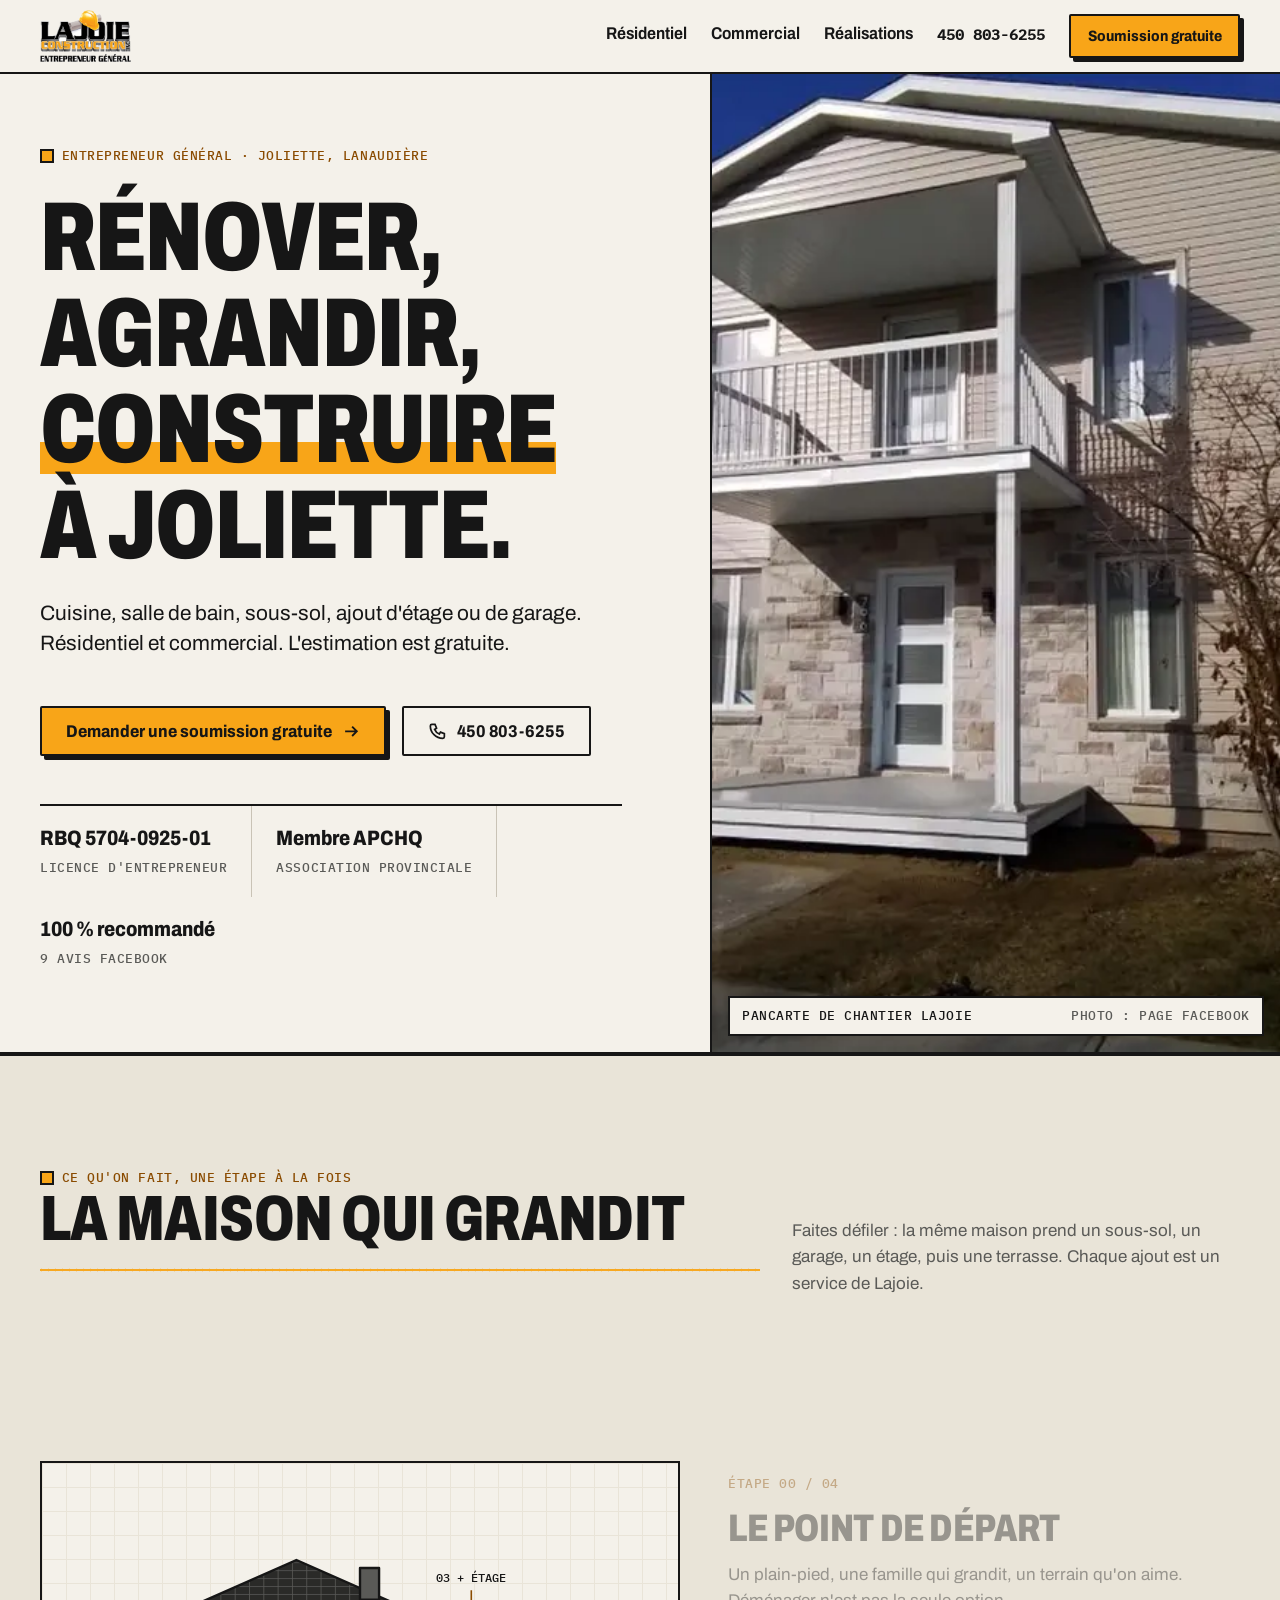
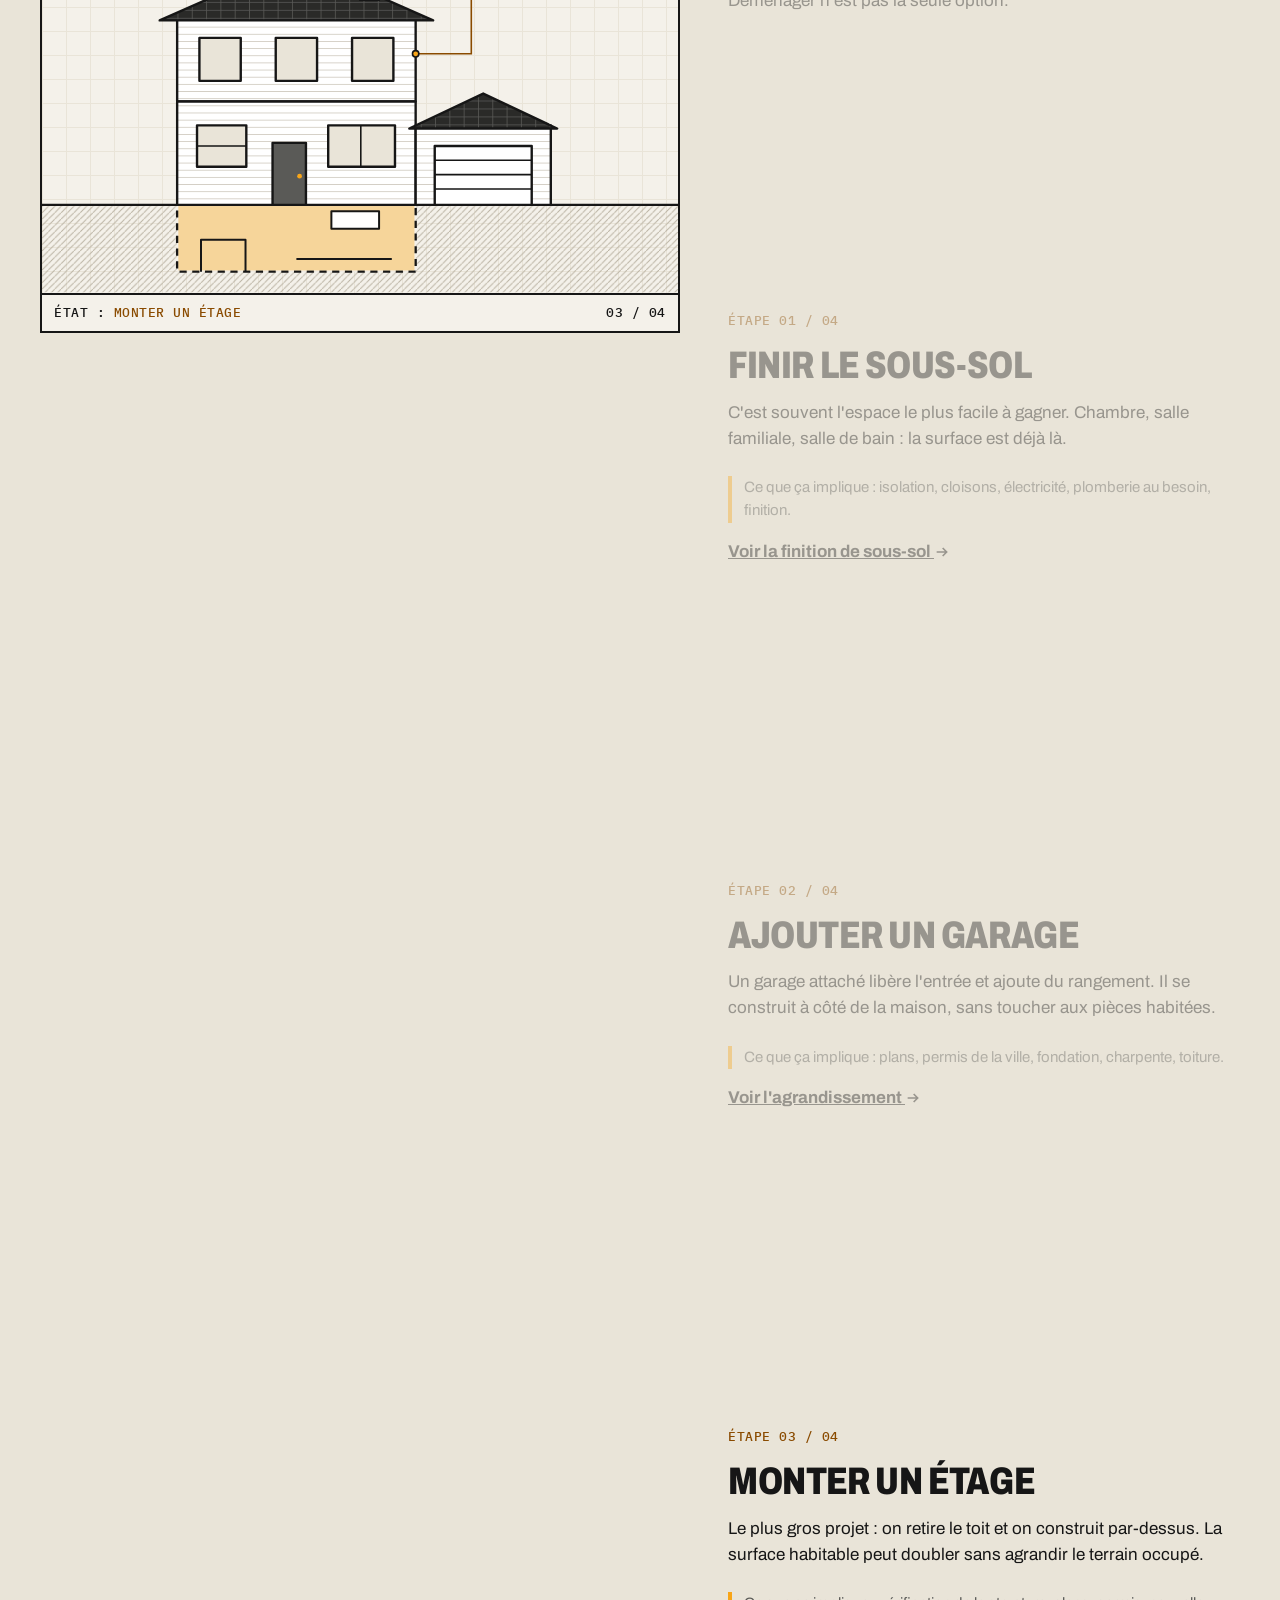
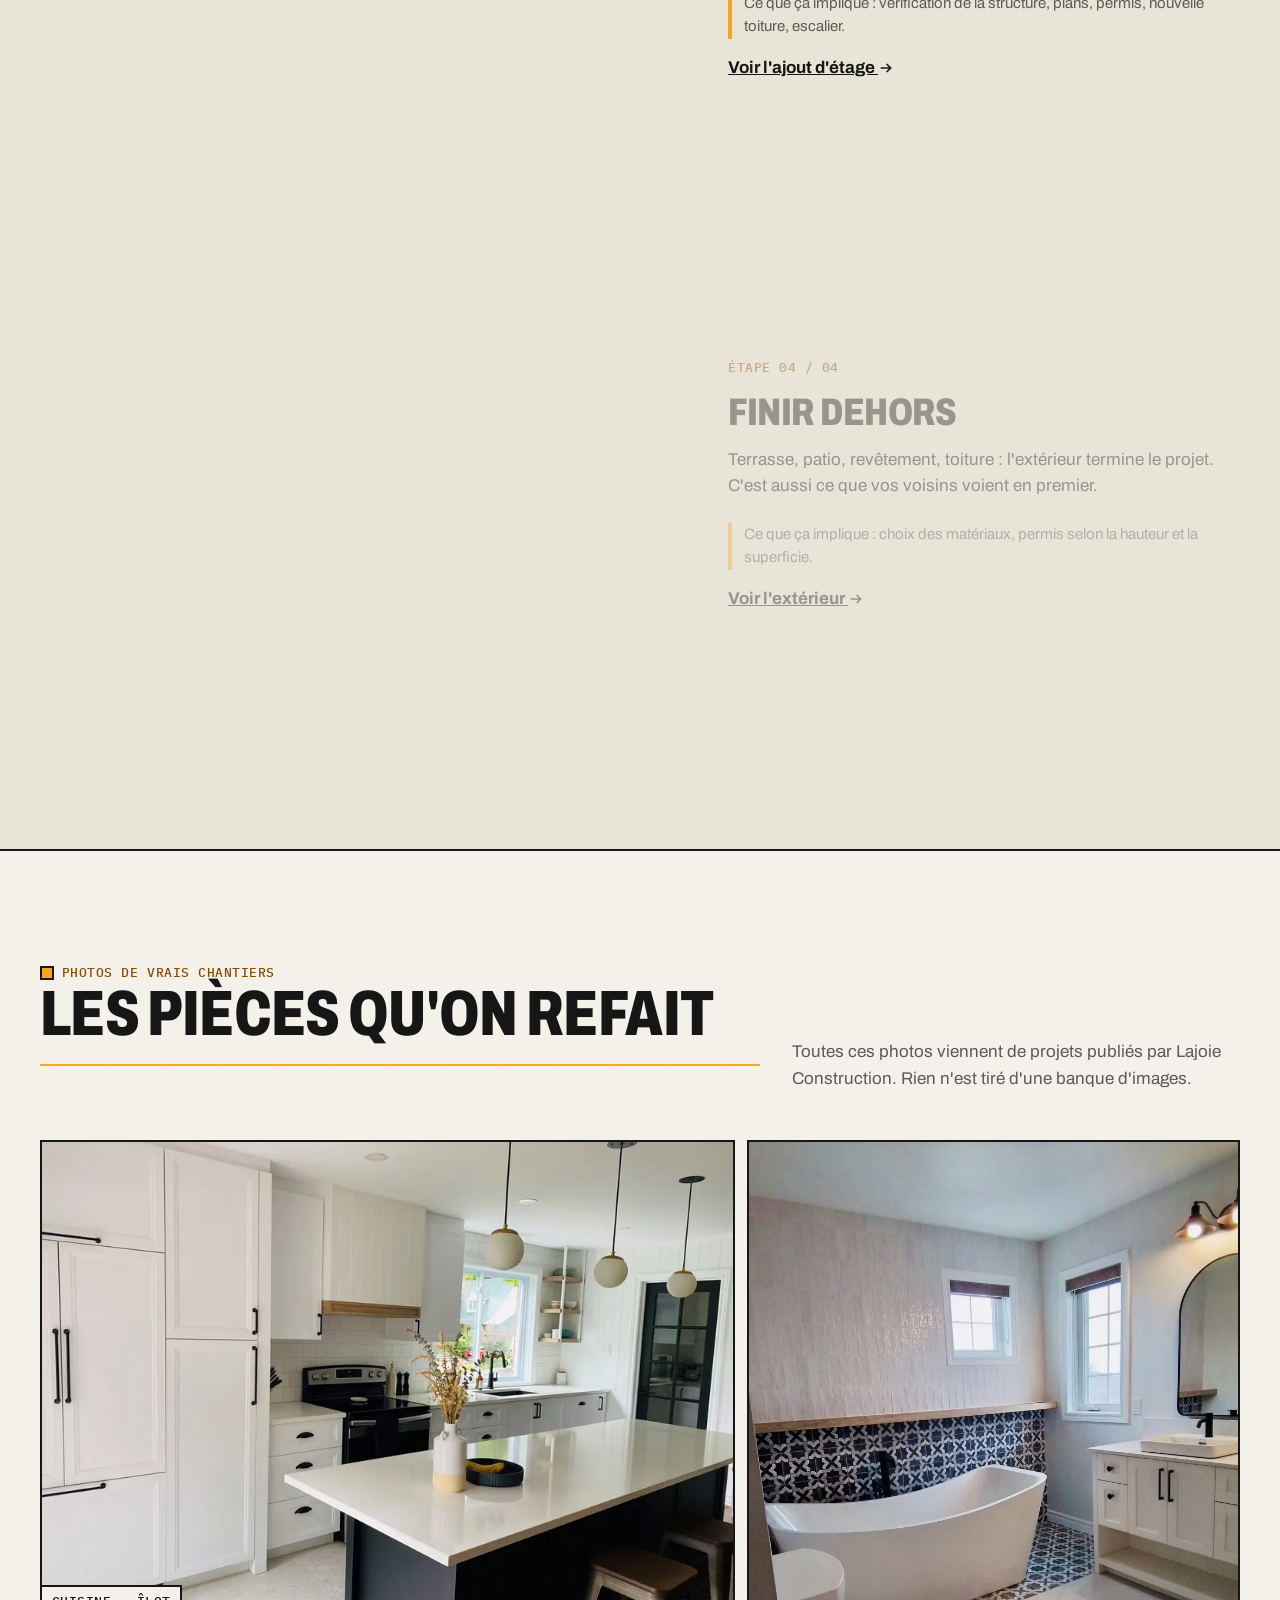
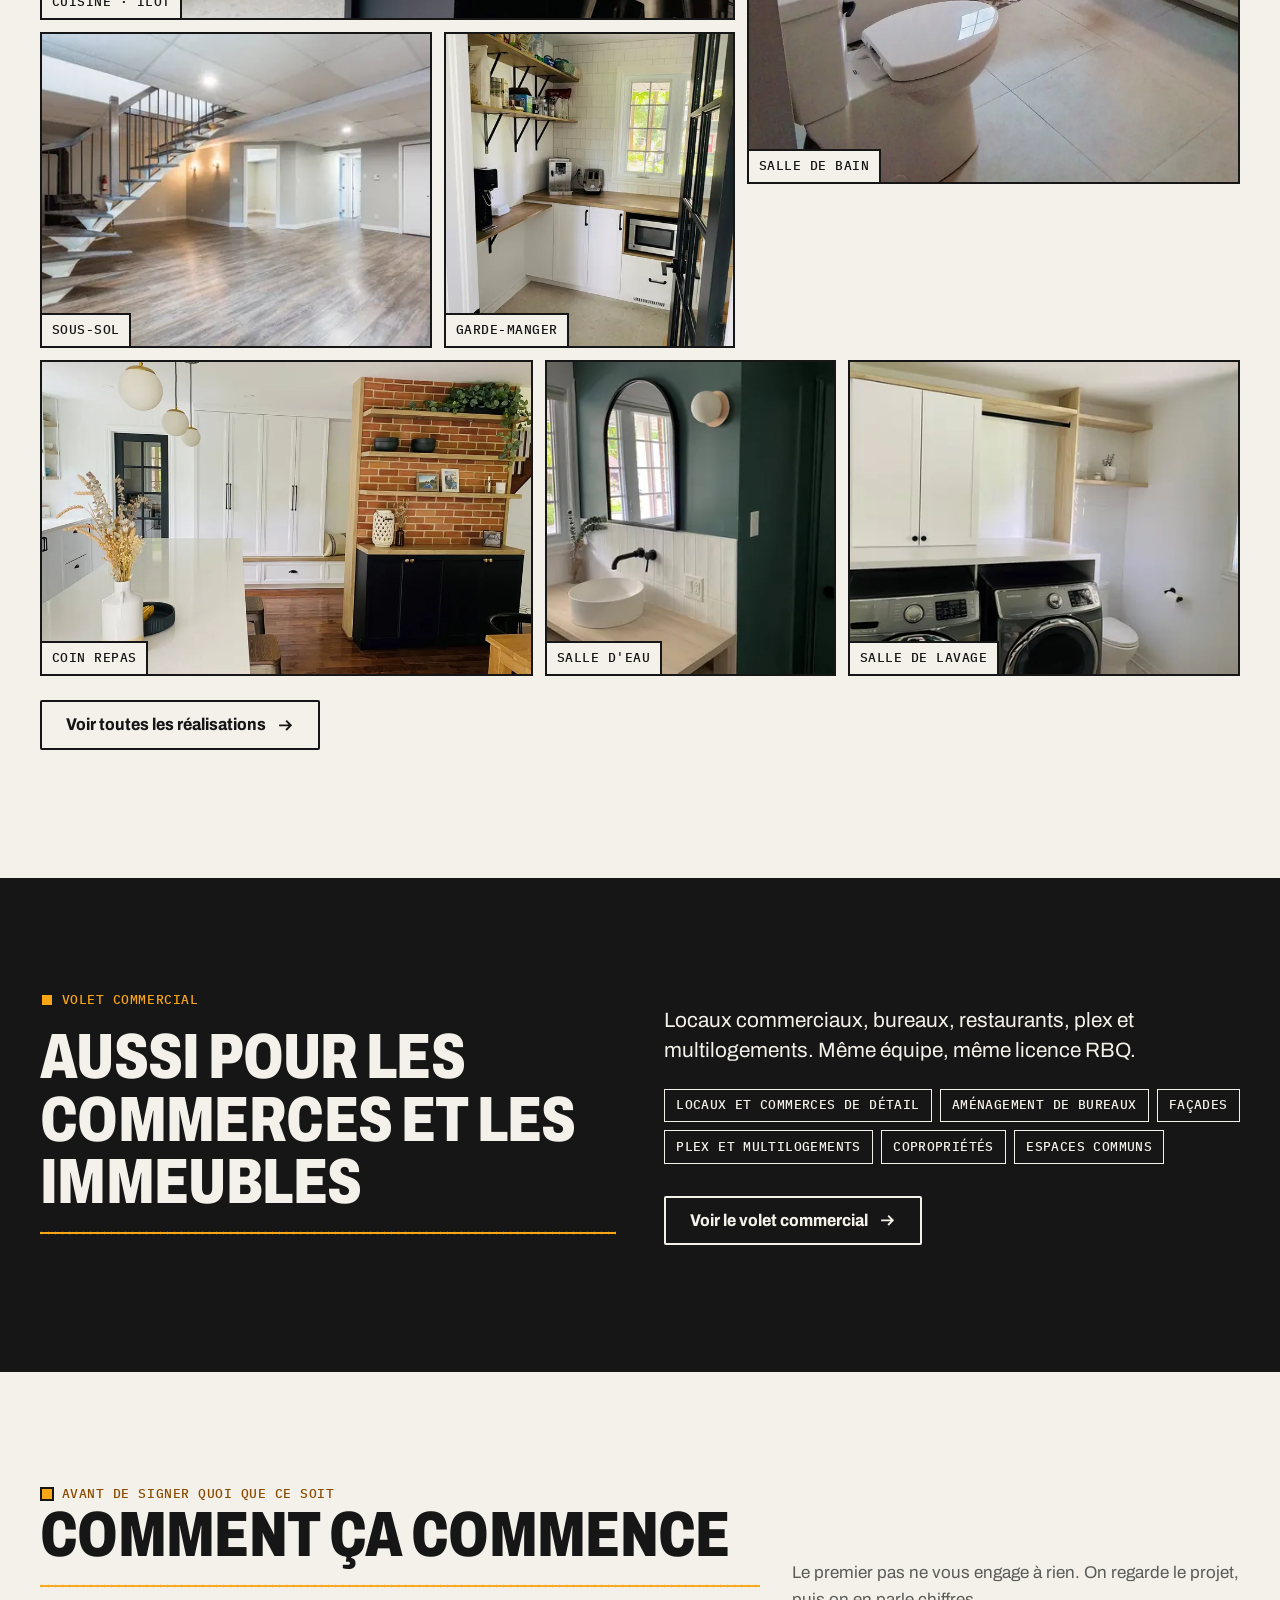
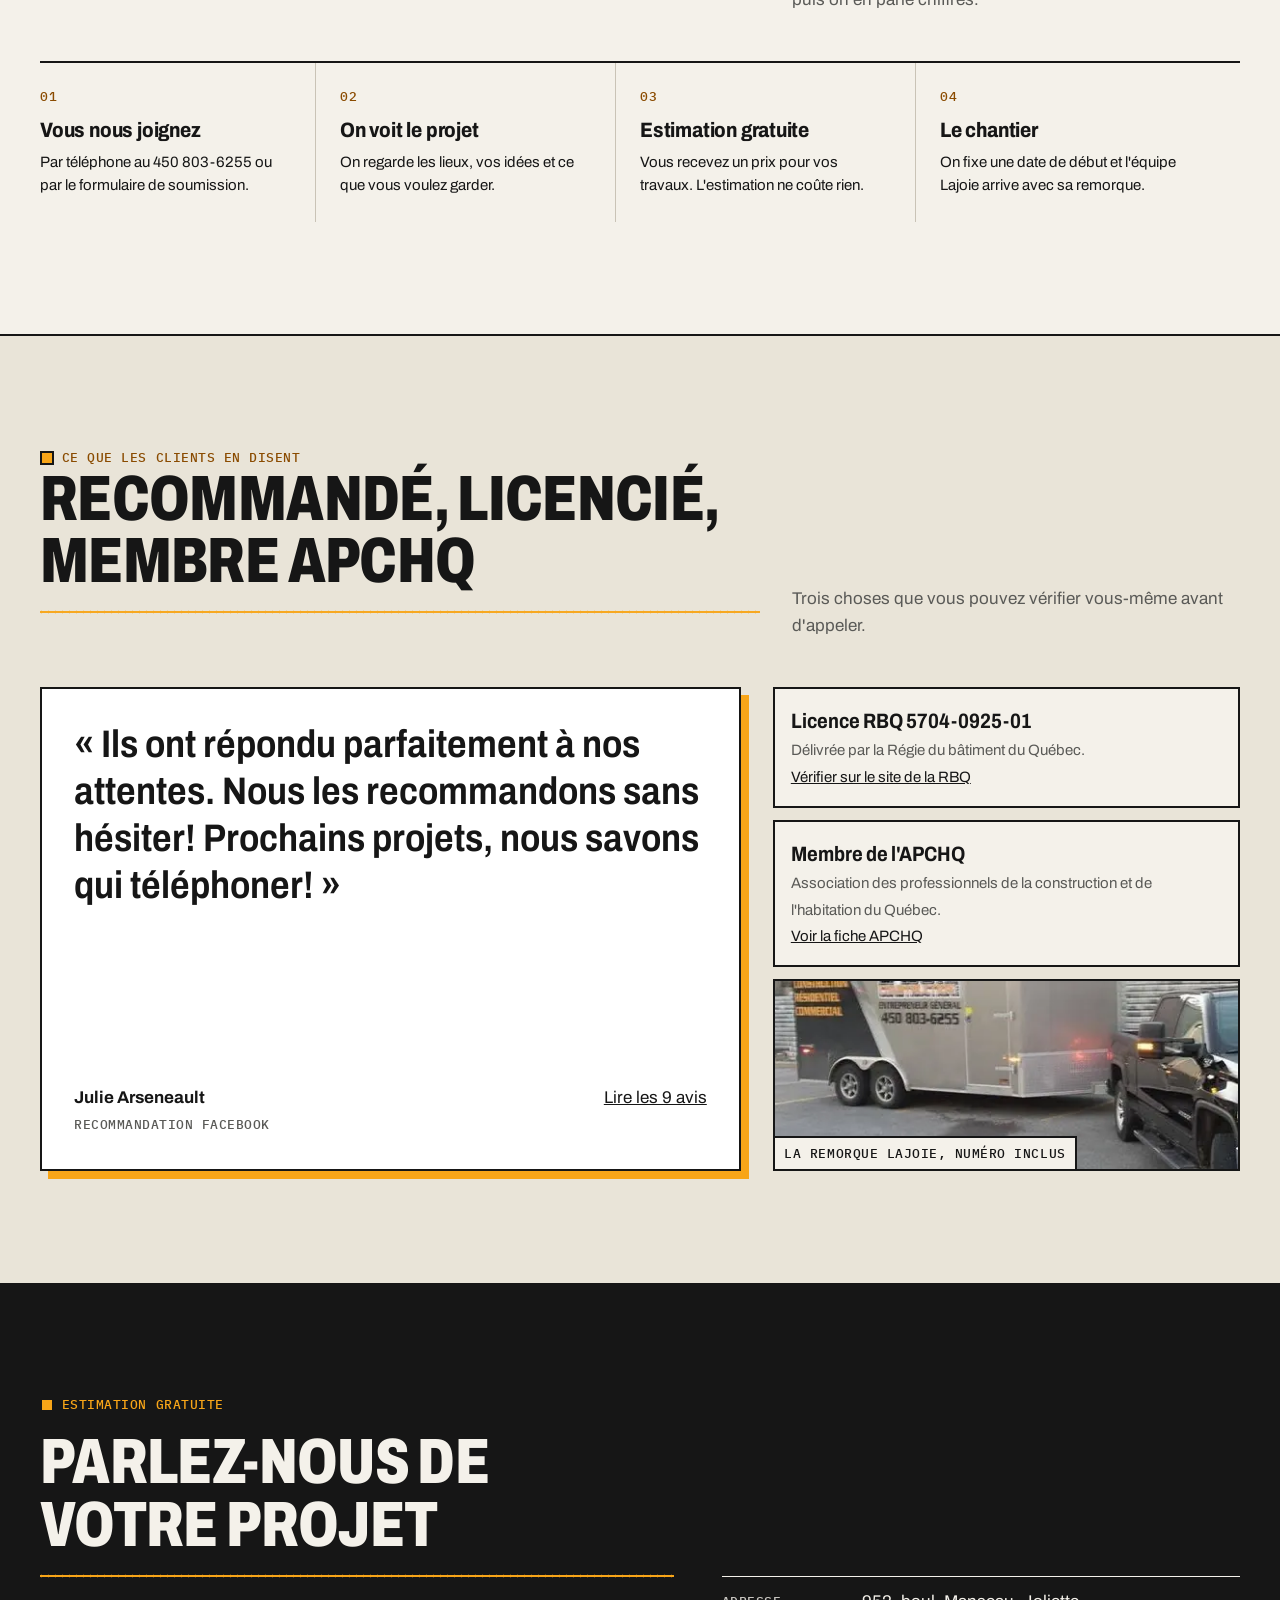
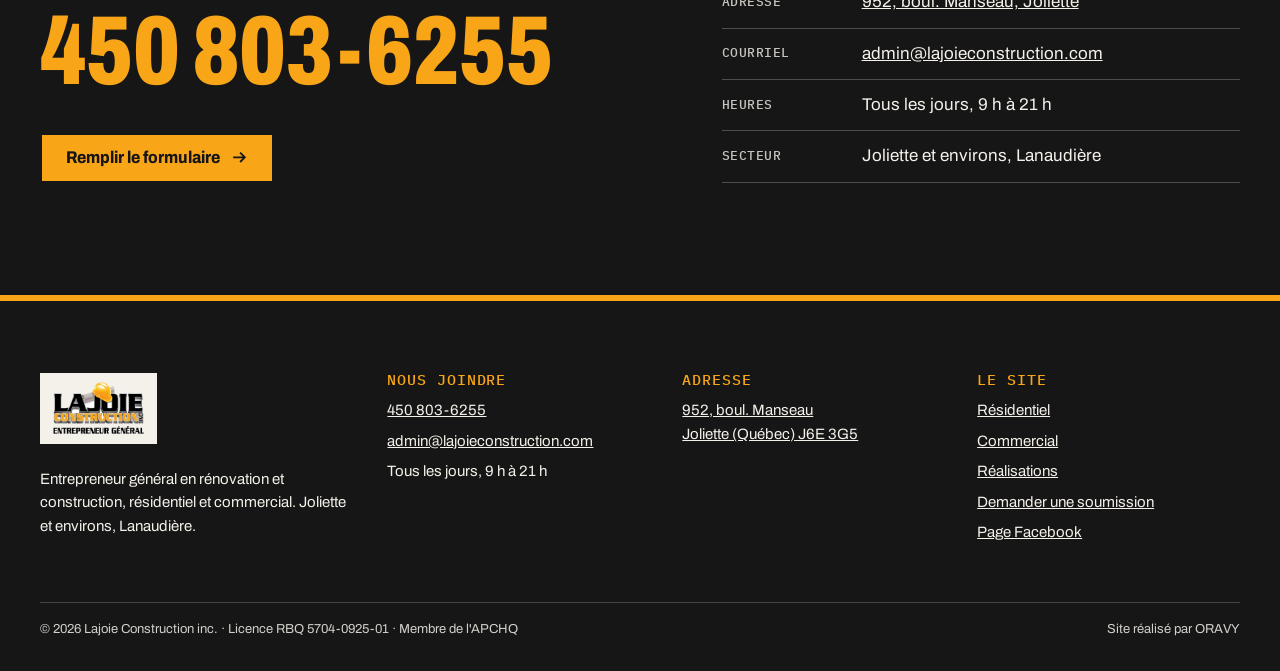
<file: index.html>
<!doctype html>
<html lang="fr-CA" class="no-js">
<head>
<meta charset="utf-8">
<meta name="viewport" content="width=device-width, initial-scale=1">
<title>Lajoie Construction | Rénovation et agrandissement à Joliette</title>
<meta name="description" content="Entrepreneur général à Joliette : cuisine, salle de bain, sous-sol, ajout d'étage et de garage. Résidentiel et commercial. Licence RBQ, estimation gratuite.">
<link rel="canonical" href="https://lajoieconstruction.com/">
<meta property="og:type" content="website">
<meta property="og:locale" content="fr_CA">
<meta property="og:site_name" content="Lajoie Construction">
<meta property="og:title" content="Lajoie Construction | Rénovation et agrandissement à Joliette">
<meta property="og:description" content="Entrepreneur général à Joliette : cuisine, salle de bain, sous-sol, ajout d'étage et de garage. Résidentiel et commercial. Licence RBQ, estimation gratuite.">
<meta property="og:url" content="https://lajoieconstruction.com/">
<meta property="og:image" content="https://lajoieconstruction.com/og-lajoie.jpg">
<meta name="theme-color" content="#161616">
<link rel="icon" href="favicon.png" type="image/png">
<link rel="preload" href="archivo.woff2" as="font" type="font/woff2" crossorigin>
<link rel="stylesheet" href="site.css">
<script>document.documentElement.classList.replace('no-js','js')</script>
<script type="application/ld+json">{"@context": "https://schema.org", "@type": "GeneralContractor", "name": "Lajoie Construction inc.", "url": "https://lajoieconstruction.com/", "logo": "https://lajoieconstruction.com/logo-lajoie.png", "image": "https://lajoieconstruction.com/og-lajoie.jpg", "telephone": "+1-450-803-6255", "email": "admin@lajoieconstruction.com", "address": {"@type": "PostalAddress", "streetAddress": "952, boul. Manseau", "addressLocality": "Joliette", "addressRegion": "QC", "postalCode": "J6E 3G5", "addressCountry": "CA"}, "geo": {"@type": "GeoCoordinates", "latitude": 46.0197359, "longitude": -73.448201}, "areaServed": ["Joliette", "Lanaudière", "Repentigny"], "openingHoursSpecification": [{"@type": "OpeningHoursSpecification", "dayOfWeek": ["Monday", "Tuesday", "Wednesday", "Thursday", "Friday", "Saturday", "Sunday"], "opens": "09:00", "closes": "21:00"}], "sameAs": ["https://www.facebook.com/profile.php?id=100063725343132", "https://www.trouverunentrepreneur.com/profile/joliette/lajoie-construction-inc"]}</script>
</head>
<body>
<a class="skip" href="#contenu">Aller au contenu</a>
<header class="site-header">
  <div class="wrap">
    <a class="brand" href="index.html" aria-label="Lajoie Construction, accueil">
      <img src="logo-lajoie.png" width="257" height="147" alt="Lajoie Construction inc., entrepreneur général">
    </a>
    <button class="menu-btn" type="button" aria-expanded="false" aria-controls="nav">Menu</button>
    <nav class="nav" id="nav" aria-label="Navigation principale">
      <a href="residentiel.html">Résidentiel</a><a href="commercial.html">Commercial</a><a href="realisations.html">Réalisations</a>
      <a class="tel" href="tel:+14508036255">450 803-6255</a>
      <a class="btn btn--hat" href="soumission.html">Soumission gratuite</a>
    </nav>
  </div>
</header>
<main id="contenu">

<section class="hero">
  <div class="wrap hero__grid">
    <div class="hero__text">
      <p class="hero__where mono kicker">Entrepreneur général · Joliette, Lanaudière</p>
      <h1>Rénover, agrandir, <span class="accent">construire</span> à Joliette.</h1>
      <p class="lede">Cuisine, salle de bain, sous-sol, ajout d'étage ou de garage. Résidentiel et commercial. L'estimation est gratuite.</p>
      <div class="hero__cta">
        <a class="btn btn--hat" href="soumission.html">Demander une soumission gratuite <svg viewBox="0 0 24 24" aria-hidden="true" fill="none" stroke="currentColor" stroke-width="2.4"><path d="M4 12h15M13 6l6 6-6 6"/></svg></a>
        <a class="btn btn--line" href="tel:+14508036255"><svg viewBox="0 0 24 24" aria-hidden="true" fill="none" stroke="currentColor" stroke-width="2.2"><path d="M5 3h4l2 5-2.5 1.5a11 11 0 0 0 6 6L16 13l5 2v4a2 2 0 0 1-2 2A16 16 0 0 1 3 5a2 2 0 0 1 2-2"/></svg>450 803-6255</a>
      </div>
      <ul class="facts" aria-label="Ce qu'on peut vérifier">
        <li><strong>RBQ 5704-0925-01</strong><span class="mono muted">Licence d'entrepreneur</span></li>
        <li><strong>Membre APCHQ</strong><span class="mono muted">Association provinciale</span></li>
        <li><strong>100 % recommandé</strong><span class="mono muted">9 avis Facebook</span></li>
      </ul>
    </div>
    <figure class="hero__media" style="margin-top:0;margin-bottom:0">
      <img src="batiment-pancarte-900.webp" srcset="batiment-pancarte-480.webp 480w, batiment-pancarte-900.webp 900w, batiment-pancarte-1170.webp 1170w" sizes="(max-width: 900px) 100vw, 48vw" width="900" height="668" alt="Bâtiment résidentiel de deux étages avec balcon, la pancarte Lajoie Construction plantée sur le terrain" fetchpriority="high">
      <figcaption class="hero__tag mono"><span>Pancarte de chantier Lajoie</span><span class="muted">Photo : page Facebook</span></figcaption>
    </figure>
  </div>
</section>

<section class="grandir section" aria-labelledby="grandir-t">
  <div class="wrap">
    <div class="section-head">
      <div>
        <p class="mono kicker">Ce qu'on fait, une étape à la fois</p>
        <h2 id="grandir-t">La maison qui grandit</h2>
        <span class="cordeau" aria-hidden="true"></span>
      </div>
      <p class="muted">Faites défiler : la même maison prend un sous-sol, un garage, un étage, puis une terrasse. Chaque ajout est un service de Lajoie.</p>
    </div>
    <div class="grandir__grid">
      <div class="grandir__stage">
        <div class="plan">
          <svg class="house" data-step="0" viewBox="0 0 800 540" role="img" aria-labelledby="house-t house-d">
<title id="house-t">Plain-pied qui s'agrandit</title>
<desc id="house-d">Illustration d'une maison de plain-pied. On y ajoute un sous-sol fini, un garage, un étage, puis une terrasse.</desc>
<defs>
  <pattern id="bardeau" width="18" height="10" patternUnits="userSpaceOnUse"><rect width="18" height="10" fill="#2a2a28"/><path d="M0 9.5h18M9 0v10" stroke="#5a5a57" stroke-width="1"/></pattern>
  <pattern id="clin" width="10" height="9" patternUnits="userSpaceOnUse"><rect width="10" height="9" fill="#fff"/><path d="M0 8.5h10" stroke="#c9c3b6" stroke-width="1"/></pattern>
  <pattern id="sol" width="8" height="8" patternUnits="userSpaceOnUse"><path d="M0 8L8 0" stroke="#b9b2a2" stroke-width="1.2"/></pattern>
</defs>
<g stroke="#161616" stroke-width="3" stroke-linejoin="round">
  <!-- sol -->
  <rect x="0" y="430" width="800" height="110" fill="url(#sol)" stroke="none"/>
  <line x1="0" y1="430" x2="800" y2="430"/>
  <!-- sous-sol -->
  <rect x="170" y="430" width="300" height="84" fill="#f4f1ea" stroke-dasharray="9 7"/>
  <g class="layer l-soussol-fill">
    <rect x="171.5" y="431.5" width="297" height="81" fill="#f8a518" fill-opacity=".38" stroke="none"/>
    <path d="M200 514v-40h56v40M320 498h120" stroke-width="2.5" fill="none"/>
    <rect x="364" y="438" width="60" height="22" fill="#fff" stroke-width="2.5"/>
  </g>
  <!-- étage -->
  <g class="layer l-etage">
    <rect x="170" y="196" width="300" height="104" fill="url(#clin)"/>
    <rect x="198" y="220" width="52" height="54" fill="#e9e4d8"/>
    <rect x="294" y="220" width="52" height="54" fill="#e9e4d8"/>
    <rect x="390" y="220" width="52" height="54" fill="#e9e4d8"/>
    <g class="layer l-glow" stroke="none" fill="#f8a518" fill-opacity=".55"><rect x="200" y="222" width="48" height="50"/><rect x="296" y="222" width="48" height="50"/><rect x="392" y="222" width="48" height="50"/></g>
  </g>
  <!-- rez-de-chaussée -->
  <rect x="170" y="300" width="300" height="130" fill="url(#clin)"/>
  <rect x="195" y="330" width="62" height="52" fill="#e9e4d8"/>
  <rect x="360" y="330" width="84" height="52" fill="#e9e4d8"/>
  <path d="M401 330v52M195 356h62" stroke-width="2"/>
  <rect x="290" y="352" width="42" height="78" fill="#5a5a57"/>
  <circle cx="324" cy="394" r="3" fill="#f8a518" stroke="none"/>
  <g class="layer l-glow" stroke="none" fill="#f8a518" fill-opacity=".55"><rect x="197" y="332" width="58" height="48"/><rect x="362" y="332" width="80" height="48"/></g>
  <!-- toit -->
  <g class="layer l-roof">
    <polygon points="148,302 320,226 492,302" fill="url(#bardeau)"/>
    <rect x="400" y="236" width="24" height="40" fill="#5a5a57"/>
  </g>
  <!-- garage -->
  <g class="layer l-garage">
    <rect x="470" y="330" width="170" height="100" fill="url(#clin)"/>
    <polygon points="462,334 555,290 648,334" fill="url(#bardeau)"/>
    <rect x="494" y="356" width="122" height="74" fill="#fff"/>
    <path d="M494 374h122M494 392h122M494 410h122" stroke-width="2"/>
  </g>
  <!-- terrasse -->
  <g class="layer l-deck">
    <rect x="40" y="398" width="130" height="10" fill="#c48a3a"/>
    <path d="M52 408v22M110 408v22M162 408v22" stroke-width="4"/>
    <path d="M40 398v-30h130M40 368v30M62 368v30M84 368v30M106 368v30M128 368v30M150 368v30" stroke-width="2.5" fill="none"/>
    <path d="M10 430h30v-10h-15v-10" fill="none" stroke-width="2.5"/>
  </g>
</g>
<!-- annotations -->
<g font-family="Plex Mono, ui-monospace, monospace" font-size="15" font-weight="500" fill="#161616">
  <g class="callout c-0"><path d="M320 214v-34h-110" stroke="#8a4b00" stroke-width="2" fill="none"/><circle cx="320" cy="214" r="4" fill="#f8a518" stroke="#161616" stroke-width="2"/><text x="40" y="176">PLAIN-PIED D'ORIGINE</text></g>
  <g class="callout c-1"><path d="M470 480h150" stroke="#8a4b00" stroke-width="2"/><circle cx="470" cy="480" r="4" fill="#f8a518" stroke="#161616" stroke-width="2"/><text x="566" y="472" text-anchor="middle">01 SOUS-SOL FINI</text></g>
  <g class="callout c-2"><path d="M640 360h70v-60" stroke="#8a4b00" stroke-width="2" fill="none"/><circle cx="640" cy="360" r="4" fill="#f8a518" stroke="#161616" stroke-width="2"/><text x="790" y="290" text-anchor="end">02 + GARAGE</text></g>
  <g class="callout c-3"><path d="M470 240h70v-80" stroke="#8a4b00" stroke-width="2" fill="none"/><circle cx="470" cy="240" r="4" fill="#f8a518" stroke="#161616" stroke-width="2"/><text x="540" y="150" text-anchor="middle">03 + ÉTAGE</text></g>
  <g class="callout c-4"><path d="M100 368v-60" stroke="#8a4b00" stroke-width="2"/><circle cx="100" cy="368" r="4" fill="#f8a518" stroke="#161616" stroke-width="2"/><text x="30" y="298">04 + TERRASSE</text></g>
</g>
</svg>
          <div class="plan__legend mono" aria-hidden="true"><span>État : <span data-label>Le point de départ</span></span><span data-count>00 / 04</span></div>
        </div>
      </div>
      <ol class="steps">
<li class="step is-active" data-step="0" data-label="Le point de départ">
  <span class="step__num mono">Étape 00 / 04</span>
  <h3>Le point de départ</h3>
  <p>Un plain-pied, une famille qui grandit, un terrain qu'on aime. Déménager n'est pas la seule option.</p>
</li>
<li class="step" data-step="1" data-label="Finir le sous-sol">
  <span class="step__num mono">Étape 01 / 04</span>
  <h3>Finir le sous-sol</h3>
  <p>C'est souvent l'espace le plus facile à gagner. Chambre, salle familiale, salle de bain : la surface est déjà là.</p><p class="implique">Ce que ça implique : isolation, cloisons, électricité, plomberie au besoin, finition.</p><a href="residentiel.html#interieur">Voir la finition de sous-sol <svg width="16" height="16" style="vertical-align:-3px" viewBox="0 0 24 24" aria-hidden="true" fill="none" stroke="currentColor" stroke-width="2.4"><path d="M4 12h15M13 6l6 6-6 6"/></svg></a>
</li>
<li class="step" data-step="2" data-label="Ajouter un garage">
  <span class="step__num mono">Étape 02 / 04</span>
  <h3>Ajouter un garage</h3>
  <p>Un garage attaché libère l'entrée et ajoute du rangement. Il se construit à côté de la maison, sans toucher aux pièces habitées.</p><p class="implique">Ce que ça implique : plans, permis de la ville, fondation, charpente, toiture.</p><a href="residentiel.html#agrandir">Voir l'agrandissement <svg width="16" height="16" style="vertical-align:-3px" viewBox="0 0 24 24" aria-hidden="true" fill="none" stroke="currentColor" stroke-width="2.4"><path d="M4 12h15M13 6l6 6-6 6"/></svg></a>
</li>
<li class="step" data-step="3" data-label="Monter un étage">
  <span class="step__num mono">Étape 03 / 04</span>
  <h3>Monter un étage</h3>
  <p>Le plus gros projet : on retire le toit et on construit par-dessus. La surface habitable peut doubler sans agrandir le terrain occupé.</p><p class="implique">Ce que ça implique : vérification de la structure, plans, permis, nouvelle toiture, escalier.</p><a href="residentiel.html#agrandir">Voir l'ajout d'étage <svg width="16" height="16" style="vertical-align:-3px" viewBox="0 0 24 24" aria-hidden="true" fill="none" stroke="currentColor" stroke-width="2.4"><path d="M4 12h15M13 6l6 6-6 6"/></svg></a>
</li>
<li class="step" data-step="4" data-label="Finir dehors">
  <span class="step__num mono">Étape 04 / 04</span>
  <h3>Finir dehors</h3>
  <p>Terrasse, patio, revêtement, toiture : l'extérieur termine le projet. C'est aussi ce que vos voisins voient en premier.</p><p class="implique">Ce que ça implique : choix des matériaux, permis selon la hauteur et la superficie.</p><a href="residentiel.html#exterieur">Voir l'extérieur <svg width="16" height="16" style="vertical-align:-3px" viewBox="0 0 24 24" aria-hidden="true" fill="none" stroke="currentColor" stroke-width="2.4"><path d="M4 12h15M13 6l6 6-6 6"/></svg></a>
</li>
      </ol>
    </div>
  </div>
</section>

<section class="section" aria-labelledby="pieces-t">
  <div class="wrap">
    <div class="section-head">
      <div>
        <p class="mono kicker">Photos de vrais chantiers</p>
        <h2 id="pieces-t">Les pièces qu'on refait</h2>
        <span class="cordeau" aria-hidden="true"></span>
      </div>
      <p class="muted">Toutes ces photos viennent de projets publiés par Lajoie Construction. Rien n'est tiré d'une banque d'images.</p>
    </div>
    <div class="mosaic">
      <figure class="tile t-a reveal"><a href="realisations.html#cuisine"><img src="cuisine-vue-large-900.webp" srcset="cuisine-vue-large-480.webp 480w, cuisine-vue-large-900.webp 900w, cuisine-vue-large-1600.webp 1600w" sizes="(max-width: 860px) 100vw, 58vw" width="900" height="675" alt="Cuisine blanche avec grand îlot foncé, comptoir blanc et luminaires suspendus" loading="lazy" decoding="async"><figcaption class="mono">Cuisine · îlot</figcaption></a></figure>
      <figure class="tile t-b reveal"><a href="realisations.html#salle-de-bain"><img src="sdb-bain-autoportant-900.webp" srcset="sdb-bain-autoportant-480.webp 480w, sdb-bain-autoportant-900.webp 900w, sdb-bain-autoportant-1536.webp 1536w" sizes="(max-width: 860px) 50vw, 40vw" width="900" height="1200" alt="Salle de bain avec bain autoportant devant une céramique à motifs bleu marine" loading="lazy" decoding="async"><figcaption class="mono">Salle de bain</figcaption></a></figure>
      <figure class="tile t-c reveal"><a href="realisations.html#sous-sol"><img src="sous-sol-terrebonne-900.webp" srcset="sous-sol-terrebonne-480.webp 480w, sous-sol-terrebonne-900.webp 900w, sous-sol-terrebonne-960.webp 960w" sizes="(max-width: 860px) 50vw, 33vw" width="900" height="600" alt="Sous-sol fini avec plancher flottant et escalier ouvert" loading="lazy" decoding="async"><figcaption class="mono">Sous-sol</figcaption></a></figure>
      <figure class="tile t-d reveal"><a href="realisations.html#rangement"><img src="garde-manger-900.webp" srcset="garde-manger-480.webp 480w, garde-manger-900.webp 900w, garde-manger-1536.webp 1536w" sizes="(max-width: 860px) 50vw, 25vw" width="900" height="1200" alt="Garde-manger avec tablettes de bois ouvertes et comptoir" loading="lazy" decoding="async"><figcaption class="mono">Garde-manger</figcaption></a></figure>
      <figure class="tile t-e reveal"><a href="realisations.html#cuisine"><img src="cuisine-mur-brique-900.webp" srcset="cuisine-mur-brique-480.webp 480w, cuisine-mur-brique-900.webp 900w, cuisine-mur-brique-1600.webp 1600w" sizes="(max-width: 860px) 50vw, 42vw" width="900" height="675" alt="Coin repas avec mur de brique et tablettes" loading="lazy" decoding="async"><figcaption class="mono">Coin repas</figcaption></a></figure>
      <figure class="tile t-f reveal"><a href="realisations.html#salle-de-bain"><img src="salle-eau-verte-900.webp" srcset="salle-eau-verte-480.webp 480w, salle-eau-verte-900.webp 900w, salle-eau-verte-1600.webp 1600w" sizes="(max-width: 860px) 50vw, 25vw" width="900" height="675" alt="Salle d'eau avec mur vert foncé, miroir arrondi et vasque sur meuble de bois" loading="lazy" decoding="async"><figcaption class="mono">Salle d'eau</figcaption></a></figure>
      <figure class="tile t-g reveal"><a href="realisations.html#rangement"><img src="salle-lavage-900.webp" srcset="salle-lavage-480.webp 480w, salle-lavage-900.webp 900w, salle-lavage-1600.webp 1600w" sizes="(max-width: 860px) 50vw, 33vw" width="900" height="675" alt="Salle de lavage avec laveuse et sécheuse sous un comptoir et armoires" loading="lazy" decoding="async"><figcaption class="mono">Salle de lavage</figcaption></a></figure>
    </div>
    <p style="margin-top:var(--s-5)"><a class="btn btn--line" href="realisations.html">Voir toutes les réalisations <svg viewBox="0 0 24 24" aria-hidden="true" fill="none" stroke="currentColor" stroke-width="2.4"><path d="M4 12h15M13 6l6 6-6 6"/></svg></a></p>
  </div>
</section>

<section class="section section--ink on-dark commercial-band" aria-labelledby="comm-t">
  <div class="wrap">
    <div>
      <p class="mono kicker">Volet commercial</p>
      <h2 id="comm-t">Aussi pour les commerces et les immeubles</h2>
      <span class="cordeau" aria-hidden="true"></span>
    </div>
    <div>
      <p class="lede">Locaux commerciaux, bureaux, restaurants, plex et multilogements. Même équipe, même licence RBQ.</p>
      <ul class="tags">
        <li>Locaux et commerces de détail</li><li>Aménagement de bureaux</li><li>Façades</li><li>Plex et multilogements</li><li>Copropriétés</li><li>Espaces communs</li>
      </ul>
      <a class="btn btn--line" href="commercial.html">Voir le volet commercial <svg viewBox="0 0 24 24" aria-hidden="true" fill="none" stroke="currentColor" stroke-width="2.4"><path d="M4 12h15M13 6l6 6-6 6"/></svg></a>
    </div>
  </div>
</section>

<section class="section" aria-labelledby="proc-t">
  <div class="wrap">
    <div class="section-head">
      <div>
        <p class="mono kicker">Avant de signer quoi que ce soit</p>
        <h2 id="proc-t">Comment ça commence</h2>
        <span class="cordeau" aria-hidden="true"></span>
      </div>
      <p class="muted">Le premier pas ne vous engage à rien. On regarde le projet, puis on en parle chiffres.</p>
    </div>
    <!-- À VALIDER avec Stéphane Lajoie : déroulement réel (visite sur place ? soumission écrite ? délai de réponse ?) -->
    <ol class="process">
      <li><span class="mono">01</span><h3>Vous nous joignez</h3><p>Par téléphone au 450 803-6255 ou par le formulaire de soumission.</p></li>
      <li><span class="mono">02</span><h3>On voit le projet</h3><p>On regarde les lieux, vos idées et ce que vous voulez garder.</p></li>
      <li><span class="mono">03</span><h3>Estimation gratuite</h3><p>Vous recevez un prix pour vos travaux. L'estimation ne coûte rien.</p></li>
      <li><span class="mono">04</span><h3>Le chantier</h3><p>On fixe une date de début et l'équipe Lajoie arrive avec sa remorque.</p></li>
    </ol>
  </div>
</section>

<section class="section section--paper2" aria-labelledby="preuve-t" style="border-top:2px solid var(--ink)">
  <div class="wrap">
    <div class="section-head">
      <div>
        <p class="mono kicker">Ce que les clients en disent</p>
        <h2 id="preuve-t">Recommandé, licencié, membre APCHQ</h2>
        <span class="cordeau" aria-hidden="true"></span>
      </div>
      <p class="muted">Trois choses que vous pouvez vérifier vous-même avant d'appeler.</p>
    </div>
    <div class="proof">
      <figure class="quote reveal">
        <blockquote><p>« Ils ont répondu parfaitement à nos attentes. Nous les recommandons sans hésiter! Prochains projets, nous savons qui téléphoner! »</p></blockquote>
        <figcaption><span><strong>Julie Arseneault</strong><br><span class="mono muted">Recommandation Facebook</span></span><a href="https://www.facebook.com/profile.php?id=100063725343132&sk=reviews" rel="noopener">Lire les 9 avis</a></figcaption>
      </figure>
      <div class="creds">
        <div class="cred"><strong>Licence RBQ 5704-0925-01</strong><span class="muted" style="font-size:var(--t-sm)">Délivrée par la Régie du bâtiment du Québec.</span><br><a href="https://www.rbq.gouv.qc.ca/" rel="noopener">Vérifier sur le site de la RBQ</a></div>
        <div class="cred"><strong>Membre de l'APCHQ</strong><span class="muted" style="font-size:var(--t-sm)">Association des professionnels de la construction et de l'habitation du Québec.</span><br><a href="https://www.trouverunentrepreneur.com/profile/joliette/lajoie-construction-inc" rel="noopener">Voir la fiche APCHQ</a></div>
        <div class="cred cred--photo"><img src="remorque-480.webp" srcset="remorque-480.webp 480w, remorque-540.webp 540w" sizes="(max-width: 860px) 100vw, 30vw" width="480" height="480" alt="Remorque grise lettrée Lajoie Construction attelée à une camionnette noire" loading="lazy" decoding="async"><span class="mono">La remorque Lajoie, numéro inclus</span></div>
      </div>
    </div>
  </div>
</section>

<section class="section section--ink on-dark" aria-labelledby="final-t">
  <div class="wrap final">
    <div>
      <p class="mono kicker">Estimation gratuite</p>
      <h2 id="final-t">Parlez-nous de votre projet</h2>
      <span class="cordeau" aria-hidden="true"></span>
      <a class="bigtel" href="tel:+14508036255">450 803-6255</a>
      <div class="hero__cta">
        <a class="btn btn--hat" href="soumission.html">Remplir le formulaire <svg viewBox="0 0 24 24" aria-hidden="true" fill="none" stroke="currentColor" stroke-width="2.4"><path d="M4 12h15M13 6l6 6-6 6"/></svg></a>
      </div>
    </div>
    <ul class="coord">
      <li><span class="mono">Adresse</span><a href="https://www.google.com/maps/search/?api=1&query=952+boul.+Manseau+Joliette+QC+J6E+3G5" rel="noopener">952, boul. Manseau, Joliette</a></li>
      <li><span class="mono">Courriel</span><a href="mailto:admin@lajoieconstruction.com">admin@lajoieconstruction.com</a></li>
      <li><span class="mono">Heures</span><span>Tous les jours, 9 h à 21 h</span></li>
      <li><span class="mono">Secteur</span><span>Joliette et environs, Lanaudière</span></li>
    </ul>
  </div>
</section>

</main>
<footer class="site-footer on-dark">
  <div class="wrap">
    <div class="foot">
      <div>
        <a class="foot-logo" href="index.html"><img src="logo-lajoie.png" width="257" height="147" alt="Lajoie Construction inc." loading="lazy"></a>
        <p style="font-size:var(--t-sm)">Entrepreneur général en rénovation et construction, résidentiel et commercial. Joliette et environs, Lanaudière.</p>
      </div>
      <div>
        <h2>Nous joindre</h2>
        <ul>
          <li><a href="tel:+14508036255">450 803-6255</a></li>
          <li><a href="mailto:admin@lajoieconstruction.com">admin@lajoieconstruction.com</a></li>
          <!-- À VALIDER : heures (fiche 411 Habitation : 7 jours, 9 h à 21 h) -->
          <li>Tous les jours, 9 h à 21 h</li>
        </ul>
      </div>
      <div>
        <h2>Adresse</h2>
        <ul>
          <li><a href="https://www.google.com/maps/search/?api=1&query=952+boul.+Manseau+Joliette+QC+J6E+3G5" rel="noopener">952, boul. Manseau<br>Joliette (Québec) J6E 3G5</a></li>
          <!-- À VALIDER : adresse commerciale de Repentigny (fiche Pages Jaunes : 45, boul. Brien) -->
        </ul>
      </div>
      <div>
        <h2>Le site</h2>
        <ul>
          <li><a href="residentiel.html">Résidentiel</a></li>
          <li><a href="commercial.html">Commercial</a></li>
          <li><a href="realisations.html">Réalisations</a></li>
          <li><a href="soumission.html">Demander une soumission</a></li>
          <li><a href="https://www.facebook.com/profile.php?id=100063725343132" rel="noopener">Page Facebook</a></li>
        </ul>
      </div>
    </div>
    <div class="foot-base">
      <span>© 2026 Lajoie Construction inc. · Licence RBQ 5704-0925-01 · Membre de l'APCHQ</span>
      <span>Site réalisé par ORAVY</span>
    </div>
  </div>
</footer>
<div class="action-bar" aria-label="Actions rapides">
  <a class="btn btn--line" href="tel:+14508036255"><svg viewBox="0 0 24 24" aria-hidden="true" fill="none" stroke="currentColor" stroke-width="2.2"><path d="M5 3h4l2 5-2.5 1.5a11 11 0 0 0 6 6L16 13l5 2v4a2 2 0 0 1-2 2A16 16 0 0 1 3 5a2 2 0 0 1 2-2"/></svg>Appeler</a>
  <a class="btn btn--hat" href="soumission.html">Soumission gratuite</a>
</div>
<script src="site.js" defer></script>
</body>
</html>
</file>
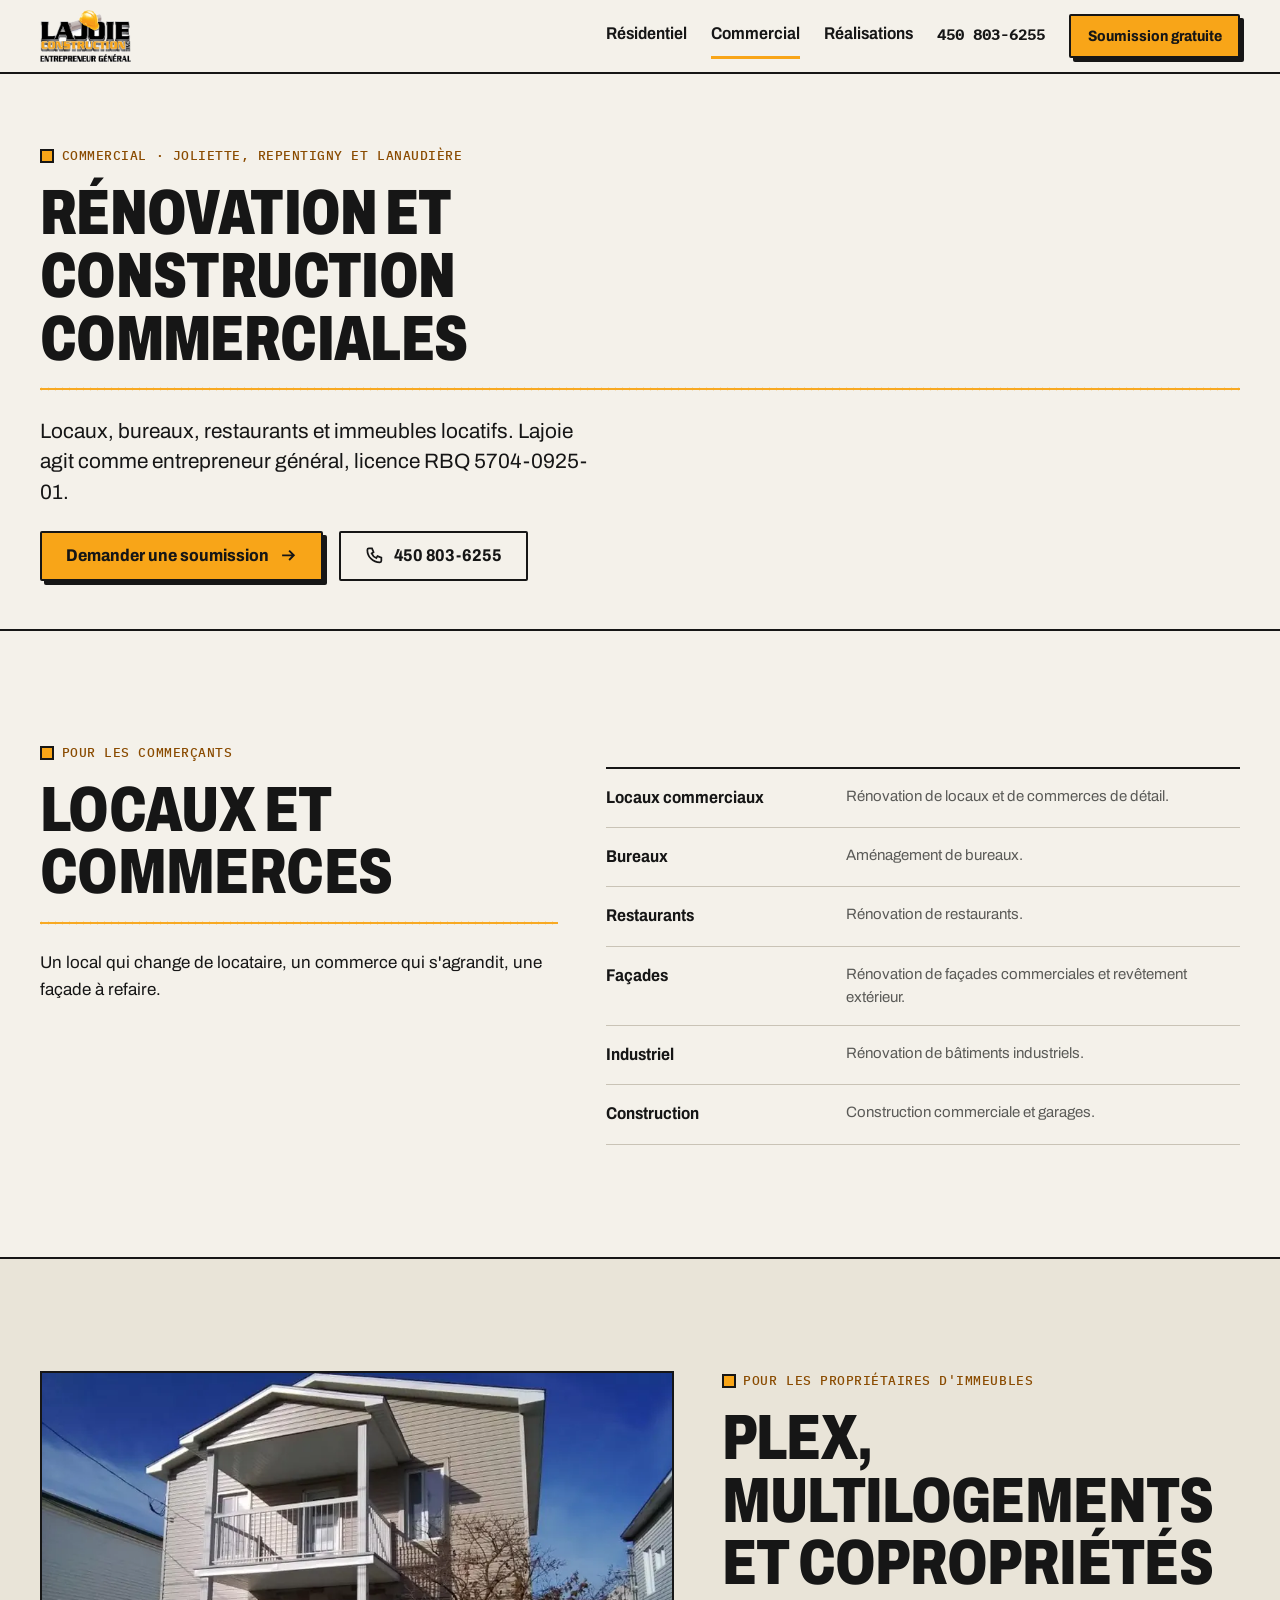
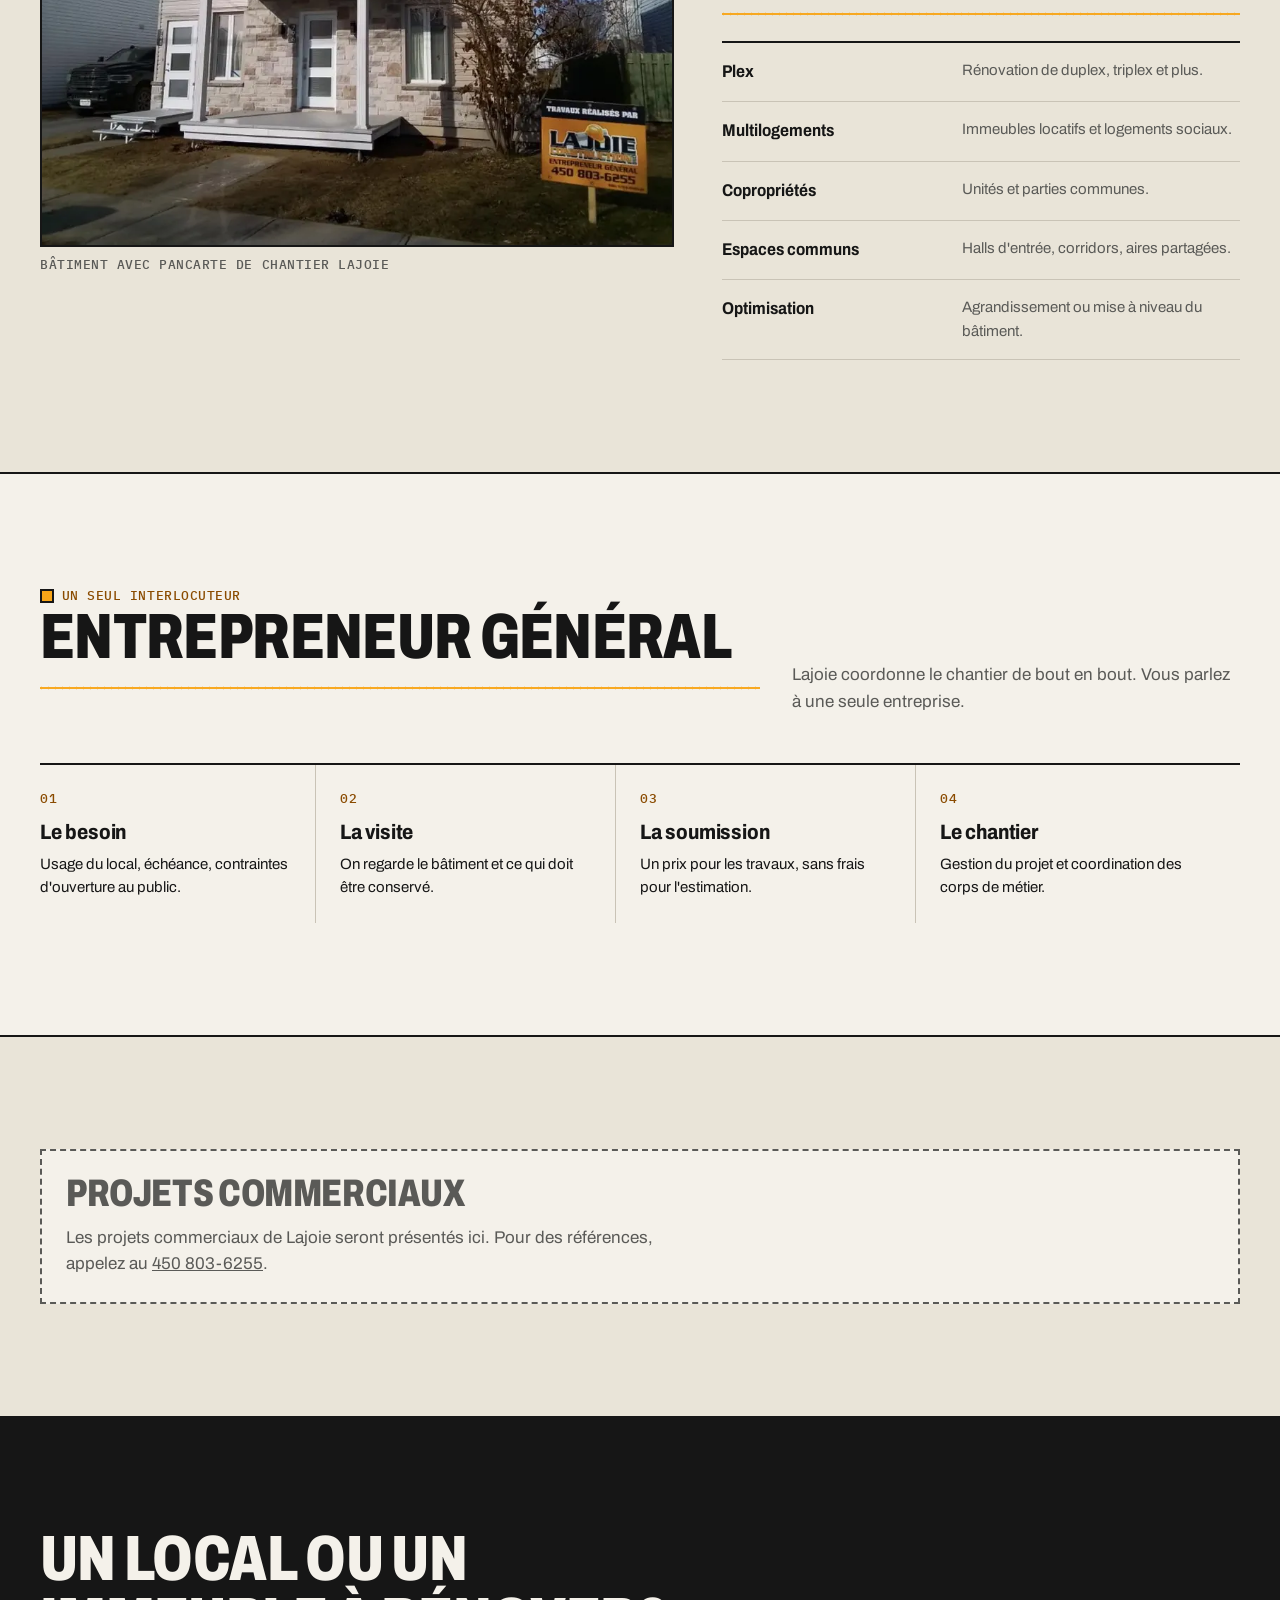
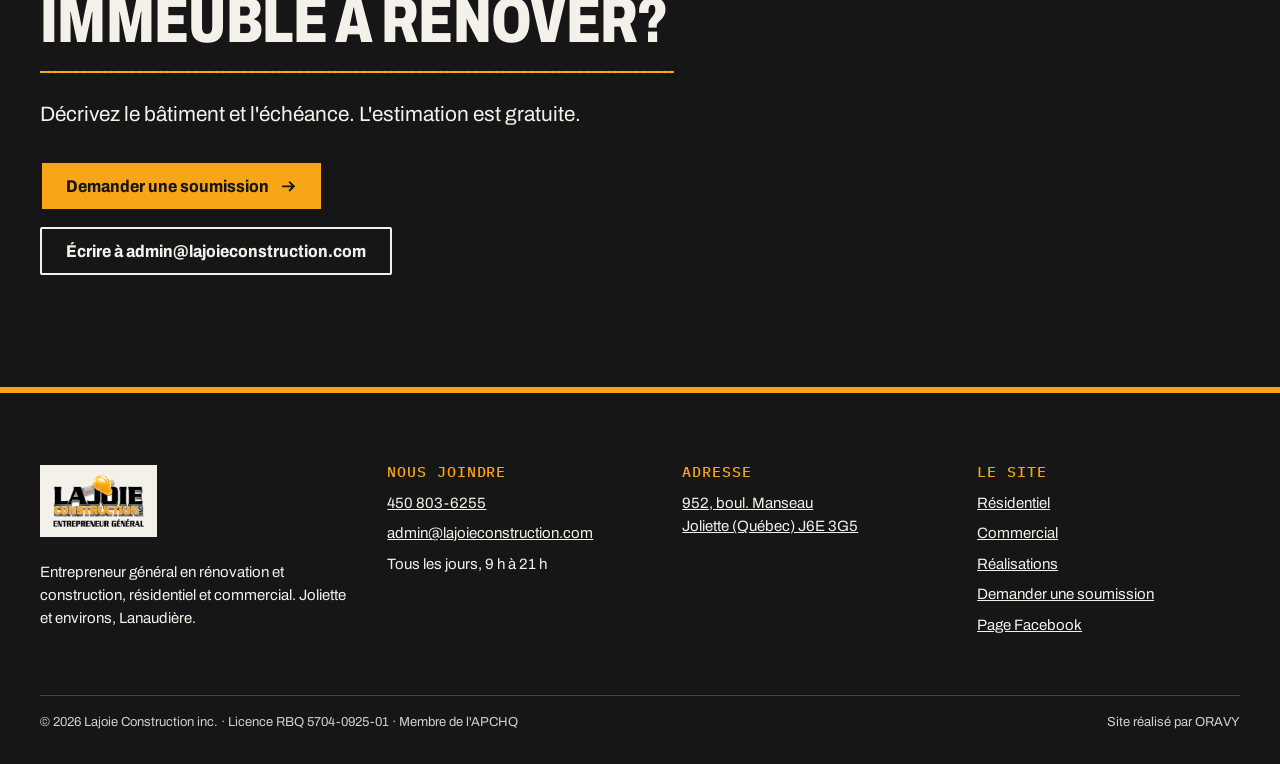
<file: commercial.html>
<!doctype html>
<html lang="fr-CA" class="no-js">
<head>
<meta charset="utf-8">
<meta name="viewport" content="width=device-width, initial-scale=1">
<title>Rénovation commerciale à Joliette et Repentigny | Lajoie Construction</title>
<meta name="description" content="Rénovation de locaux, bureaux, restaurants, plex et multilogements. Entrepreneur général licencié RBQ dans Lanaudière.">
<link rel="canonical" href="https://lajoieconstruction.com/commercial.html">
<meta property="og:type" content="website">
<meta property="og:locale" content="fr_CA">
<meta property="og:site_name" content="Lajoie Construction">
<meta property="og:title" content="Rénovation commerciale à Joliette et Repentigny | Lajoie Construction">
<meta property="og:description" content="Rénovation de locaux, bureaux, restaurants, plex et multilogements. Entrepreneur général licencié RBQ dans Lanaudière.">
<meta property="og:url" content="https://lajoieconstruction.com/commercial.html">
<meta property="og:image" content="https://lajoieconstruction.com/og-lajoie.jpg">
<meta name="theme-color" content="#161616">
<link rel="icon" href="favicon.png" type="image/png">
<link rel="preload" href="archivo.woff2" as="font" type="font/woff2" crossorigin>
<link rel="stylesheet" href="site.css">
<script>document.documentElement.classList.replace('no-js','js')</script>

</head>
<body>
<a class="skip" href="#contenu">Aller au contenu</a>
<header class="site-header">
  <div class="wrap">
    <a class="brand" href="index.html" aria-label="Lajoie Construction, accueil">
      <img src="logo-lajoie.png" width="257" height="147" alt="Lajoie Construction inc., entrepreneur général">
    </a>
    <button class="menu-btn" type="button" aria-expanded="false" aria-controls="nav">Menu</button>
    <nav class="nav" id="nav" aria-label="Navigation principale">
      <a href="residentiel.html">Résidentiel</a><a href="commercial.html" aria-current="page">Commercial</a><a href="realisations.html">Réalisations</a>
      <a class="tel" href="tel:+14508036255">450 803-6255</a>
      <a class="btn btn--hat" href="soumission.html">Soumission gratuite</a>
    </nav>
  </div>
</header>
<main id="contenu">

<section class="page-head">
  <div class="wrap">
    <p class="mono kicker">Commercial · Joliette, Repentigny et Lanaudière</p>
    <h1>Rénovation et construction commerciales</h1>
    <span class="cordeau" aria-hidden="true"></span>
    <p class="lede">Locaux, bureaux, restaurants et immeubles locatifs. Lajoie agit comme entrepreneur général, licence RBQ 5704-0925-01.</p>
    <div class="hero__cta"><a class="btn btn--hat" href="soumission.html?type=commercial">Demander une soumission <svg viewBox="0 0 24 24" aria-hidden="true" fill="none" stroke="currentColor" stroke-width="2.4"><path d="M4 12h15M13 6l6 6-6 6"/></svg></a><a class="btn btn--line" href="tel:+14508036255"><svg viewBox="0 0 24 24" aria-hidden="true" fill="none" stroke="currentColor" stroke-width="2.2"><path d="M5 3h4l2 5-2.5 1.5a11 11 0 0 0 6 6L16 13l5 2v4a2 2 0 0 1-2 2A16 16 0 0 1 3 5a2 2 0 0 1 2-2"/></svg>450 803-6255</a></div>
  </div>
</section>

<section class="section" aria-labelledby="loc-t">
  <div class="wrap split">
    <div>
      <p class="mono kicker">Pour les commerçants</p>
      <h2 id="loc-t">Locaux et commerces</h2>
      <span class="cordeau" aria-hidden="true"></span>
      <p>Un local qui change de locataire, un commerce qui s'agrandit, une façade à refaire.</p>
    </div>
    <ul class="svc-list">
      <li><strong>Locaux commerciaux</strong><span>Rénovation de locaux et de commerces de détail.</span></li>
      <li><strong>Bureaux</strong><span>Aménagement de bureaux.</span></li>
      <li><strong>Restaurants</strong><span>Rénovation de restaurants.</span></li>
      <li><strong>Façades</strong><span>Rénovation de façades commerciales et revêtement extérieur.</span></li>
      <li><strong>Industriel</strong><span>Rénovation de bâtiments industriels.</span></li>
      <li><strong>Construction</strong><span>Construction commerciale et garages.</span></li>
    </ul>
  </div>
</section>

<section class="section section--paper2" aria-labelledby="imm-t" style="border-block:2px solid var(--ink)">
  <div class="wrap split split--rev">
    <div>
      <p class="mono kicker">Pour les propriétaires d'immeubles</p>
      <h2 id="imm-t">Plex, multilogements et copropriétés</h2>
      <span class="cordeau" aria-hidden="true"></span>
      <ul class="svc-list">
        <li><strong>Plex</strong><span>Rénovation de duplex, triplex et plus.</span></li>
        <li><strong>Multilogements</strong><span>Immeubles locatifs et logements sociaux.</span></li>
        <li><strong>Copropriétés</strong><span>Unités et parties communes.</span></li>
        <li><strong>Espaces communs</strong><span>Halls d'entrée, corridors, aires partagées.</span></li>
        <li><strong>Optimisation</strong><span>Agrandissement ou mise à niveau du bâtiment.</span></li>
      </ul>
    </div>
    <div class="photo-one" style="border:0;background:none">
      <figure class="photo-one" style="margin:0"><img src="batiment-pancarte-900.webp" srcset="batiment-pancarte-480.webp 480w, batiment-pancarte-900.webp 900w, batiment-pancarte-1170.webp 1170w" sizes="(max-width: 860px) 100vw, 45vw" width="900" height="668" alt="Bâtiment résidentiel de deux étages avec balcon et pancarte Lajoie Construction" loading="lazy" decoding="async"></figure>
      <p class="mono cap">Bâtiment avec pancarte de chantier Lajoie</p>
      <!-- À VALIDER : nature exacte de ce projet (construction neuve ou rénovation ?) -->
    </div>
  </div>
</section>

<section class="section" aria-labelledby="gp-t">
  <div class="wrap">
    <div class="section-head">
      <div>
        <p class="mono kicker">Un seul interlocuteur</p>
        <h2 id="gp-t">Entrepreneur général</h2>
        <span class="cordeau" aria-hidden="true"></span>
      </div>
      <p class="muted">Lajoie coordonne le chantier de bout en bout. Vous parlez à une seule entreprise.</p>
    </div>
    <ol class="process">
      <li><span class="mono">01</span><h3>Le besoin</h3><p>Usage du local, échéance, contraintes d'ouverture au public.</p></li>
      <li><span class="mono">02</span><h3>La visite</h3><p>On regarde le bâtiment et ce qui doit être conservé.</p></li>
      <li><span class="mono">03</span><h3>La soumission</h3><p>Un prix pour les travaux, sans frais pour l'estimation.</p></li>
      <li><span class="mono">04</span><h3>Le chantier</h3><p>Gestion du projet et coordination des corps de métier.</p></li>
    </ol>
    <!-- À VALIDER : déroulement réel pour le commercial (travaux de soir/fin de semaine ? coordination avec gestionnaires ?) -->
  </div>
</section>

<section class="section section--paper2" aria-labelledby="refs-t" style="border-top:2px solid var(--ink)">
  <div class="wrap">
    <div class="todo-box">
      <!-- À FOURNIR : 2 ou 3 projets commerciaux réalisés (type de bâtiment, ville, photo) -->
      <h2 id="refs-t" style="font-size:var(--t-xl);margin-bottom:var(--s-3)">Projets commerciaux</h2>
      <p style="margin:0">Les projets commerciaux de Lajoie seront présentés ici. Pour des références, appelez au <a href="tel:+14508036255">450 803-6255</a>.</p>
    </div>
  </div>
</section>

<section class="section section--ink on-dark" aria-labelledby="cta-c">
  <div class="wrap final">
    <div>
      <h2 id="cta-c">Un local ou un immeuble à rénover?</h2>
      <span class="cordeau" aria-hidden="true"></span>
      <p class="lede">Décrivez le bâtiment et l'échéance. L'estimation est gratuite.</p>
      <div class="hero__cta"><a class="btn btn--hat" href="soumission.html?type=commercial">Demander une soumission <svg viewBox="0 0 24 24" aria-hidden="true" fill="none" stroke="currentColor" stroke-width="2.4"><path d="M4 12h15M13 6l6 6-6 6"/></svg></a><a class="btn btn--line" href="mailto:admin@lajoieconstruction.com">Écrire à admin@lajoieconstruction.com</a></div>
    </div>
  </div>
</section>

</main>
<footer class="site-footer on-dark">
  <div class="wrap">
    <div class="foot">
      <div>
        <a class="foot-logo" href="index.html"><img src="logo-lajoie.png" width="257" height="147" alt="Lajoie Construction inc." loading="lazy"></a>
        <p style="font-size:var(--t-sm)">Entrepreneur général en rénovation et construction, résidentiel et commercial. Joliette et environs, Lanaudière.</p>
      </div>
      <div>
        <h2>Nous joindre</h2>
        <ul>
          <li><a href="tel:+14508036255">450 803-6255</a></li>
          <li><a href="mailto:admin@lajoieconstruction.com">admin@lajoieconstruction.com</a></li>
          <!-- À VALIDER : heures (fiche 411 Habitation : 7 jours, 9 h à 21 h) -->
          <li>Tous les jours, 9 h à 21 h</li>
        </ul>
      </div>
      <div>
        <h2>Adresse</h2>
        <ul>
          <li><a href="https://www.google.com/maps/search/?api=1&query=952+boul.+Manseau+Joliette+QC+J6E+3G5" rel="noopener">952, boul. Manseau<br>Joliette (Québec) J6E 3G5</a></li>
          <!-- À VALIDER : adresse commerciale de Repentigny (fiche Pages Jaunes : 45, boul. Brien) -->
        </ul>
      </div>
      <div>
        <h2>Le site</h2>
        <ul>
          <li><a href="residentiel.html">Résidentiel</a></li>
          <li><a href="commercial.html">Commercial</a></li>
          <li><a href="realisations.html">Réalisations</a></li>
          <li><a href="soumission.html">Demander une soumission</a></li>
          <li><a href="https://www.facebook.com/profile.php?id=100063725343132" rel="noopener">Page Facebook</a></li>
        </ul>
      </div>
    </div>
    <div class="foot-base">
      <span>© 2026 Lajoie Construction inc. · Licence RBQ 5704-0925-01 · Membre de l'APCHQ</span>
      <span>Site réalisé par ORAVY</span>
    </div>
  </div>
</footer>
<div class="action-bar" aria-label="Actions rapides">
  <a class="btn btn--line" href="tel:+14508036255"><svg viewBox="0 0 24 24" aria-hidden="true" fill="none" stroke="currentColor" stroke-width="2.2"><path d="M5 3h4l2 5-2.5 1.5a11 11 0 0 0 6 6L16 13l5 2v4a2 2 0 0 1-2 2A16 16 0 0 1 3 5a2 2 0 0 1 2-2"/></svg>Appeler</a>
  <a class="btn btn--hat" href="soumission.html">Soumission gratuite</a>
</div>
<script src="site.js" defer></script>
</body>
</html>
</file>
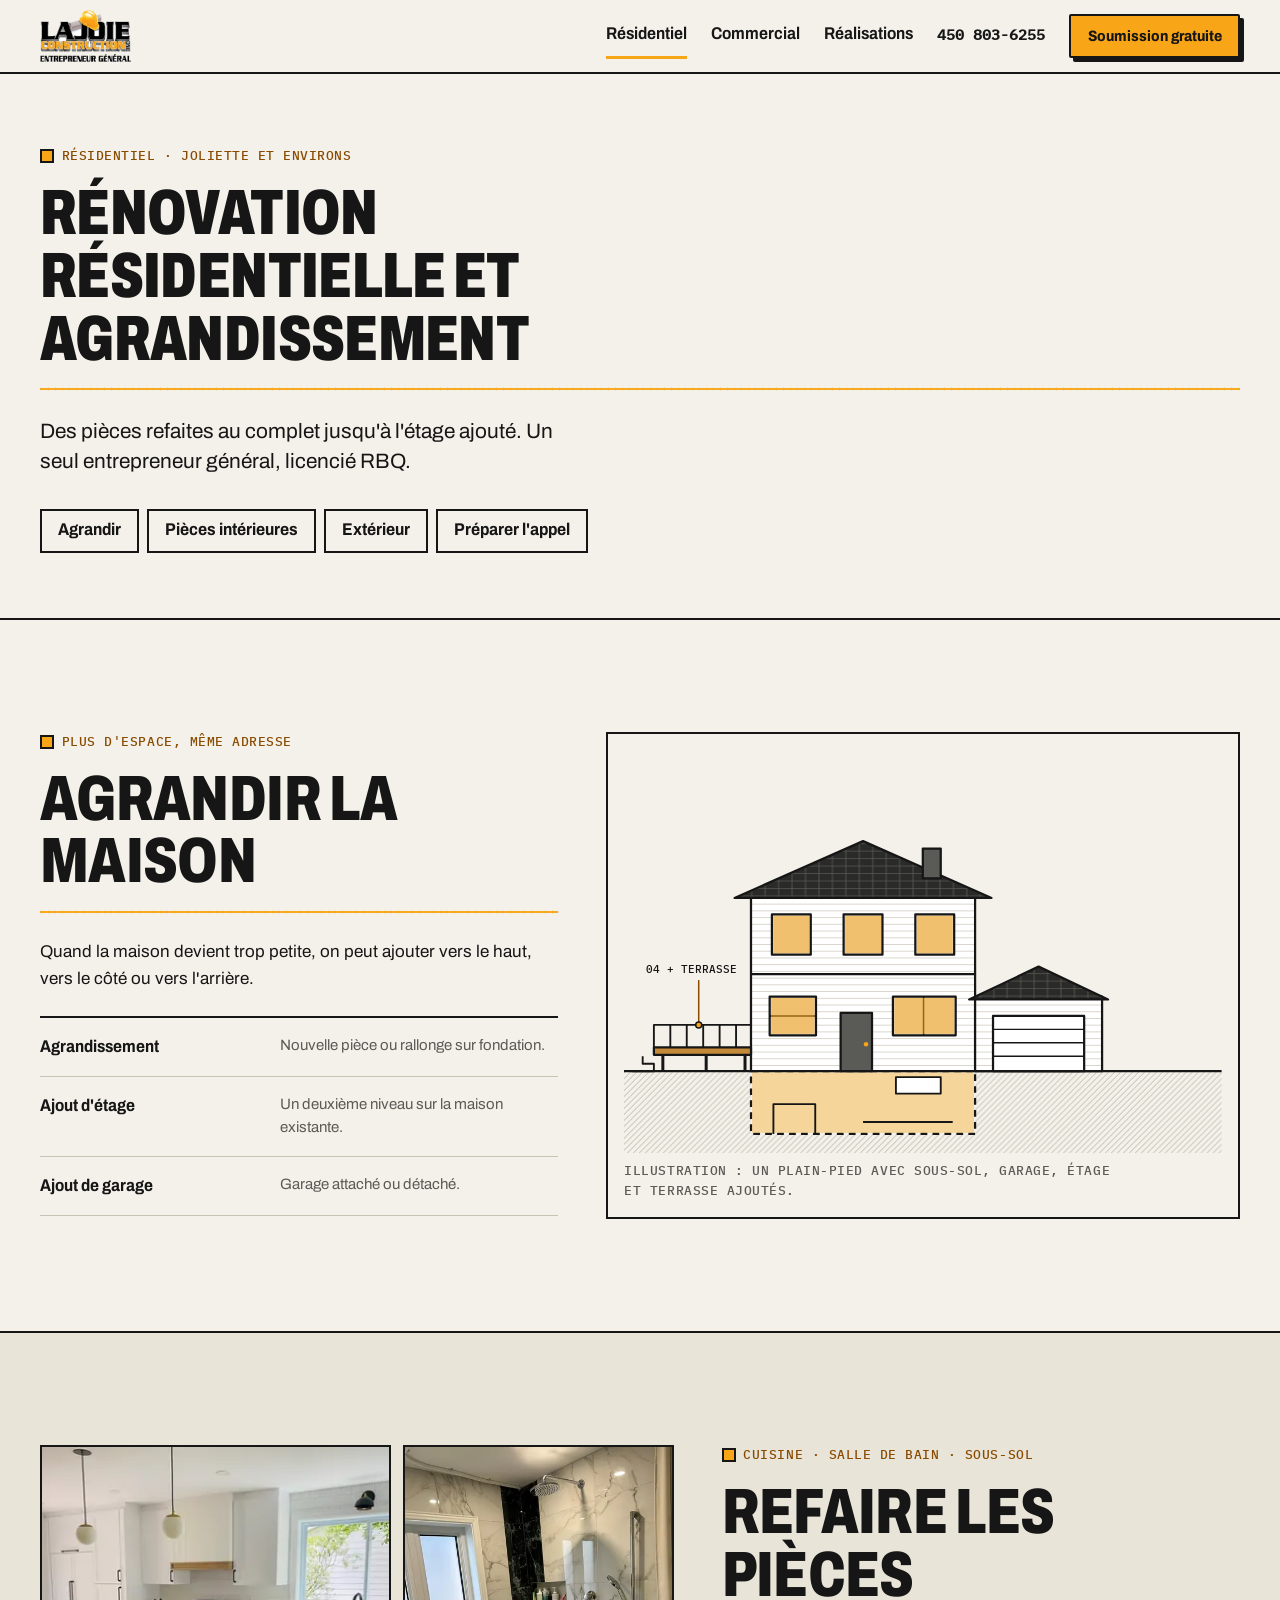
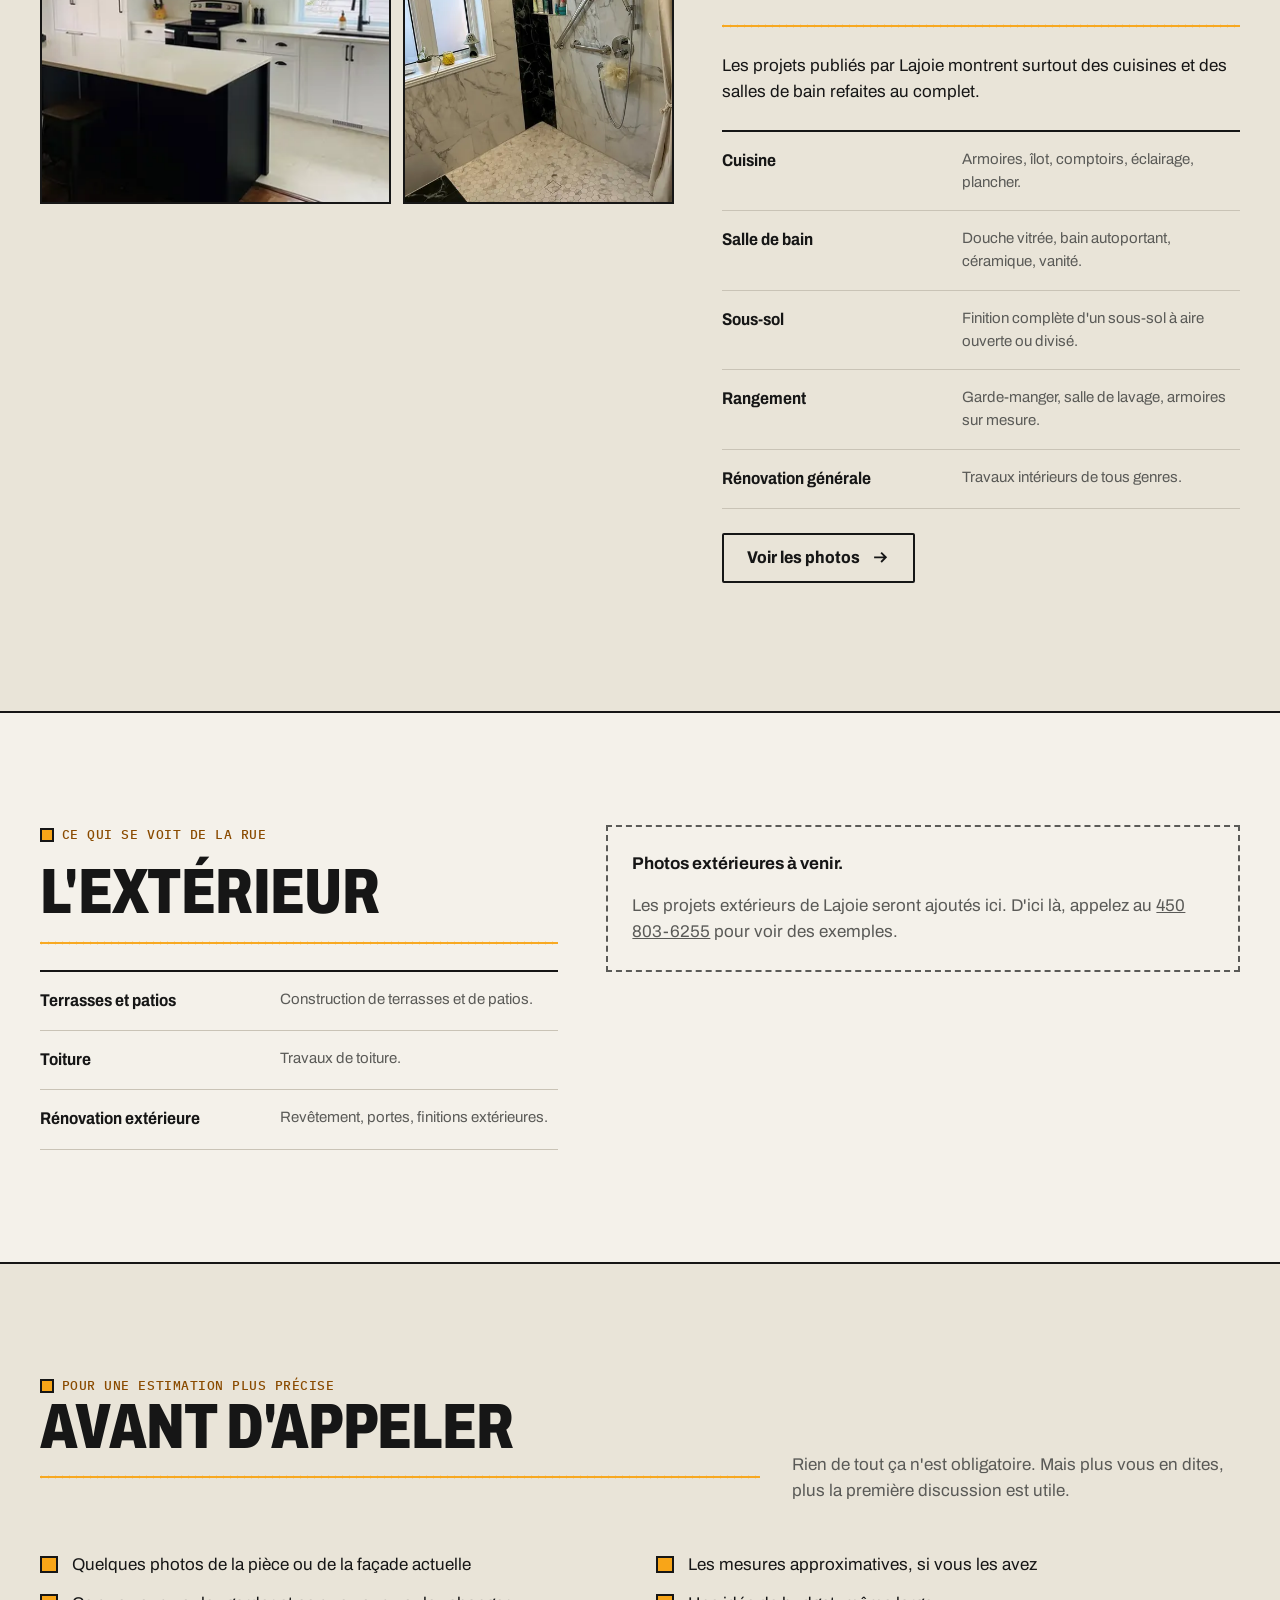
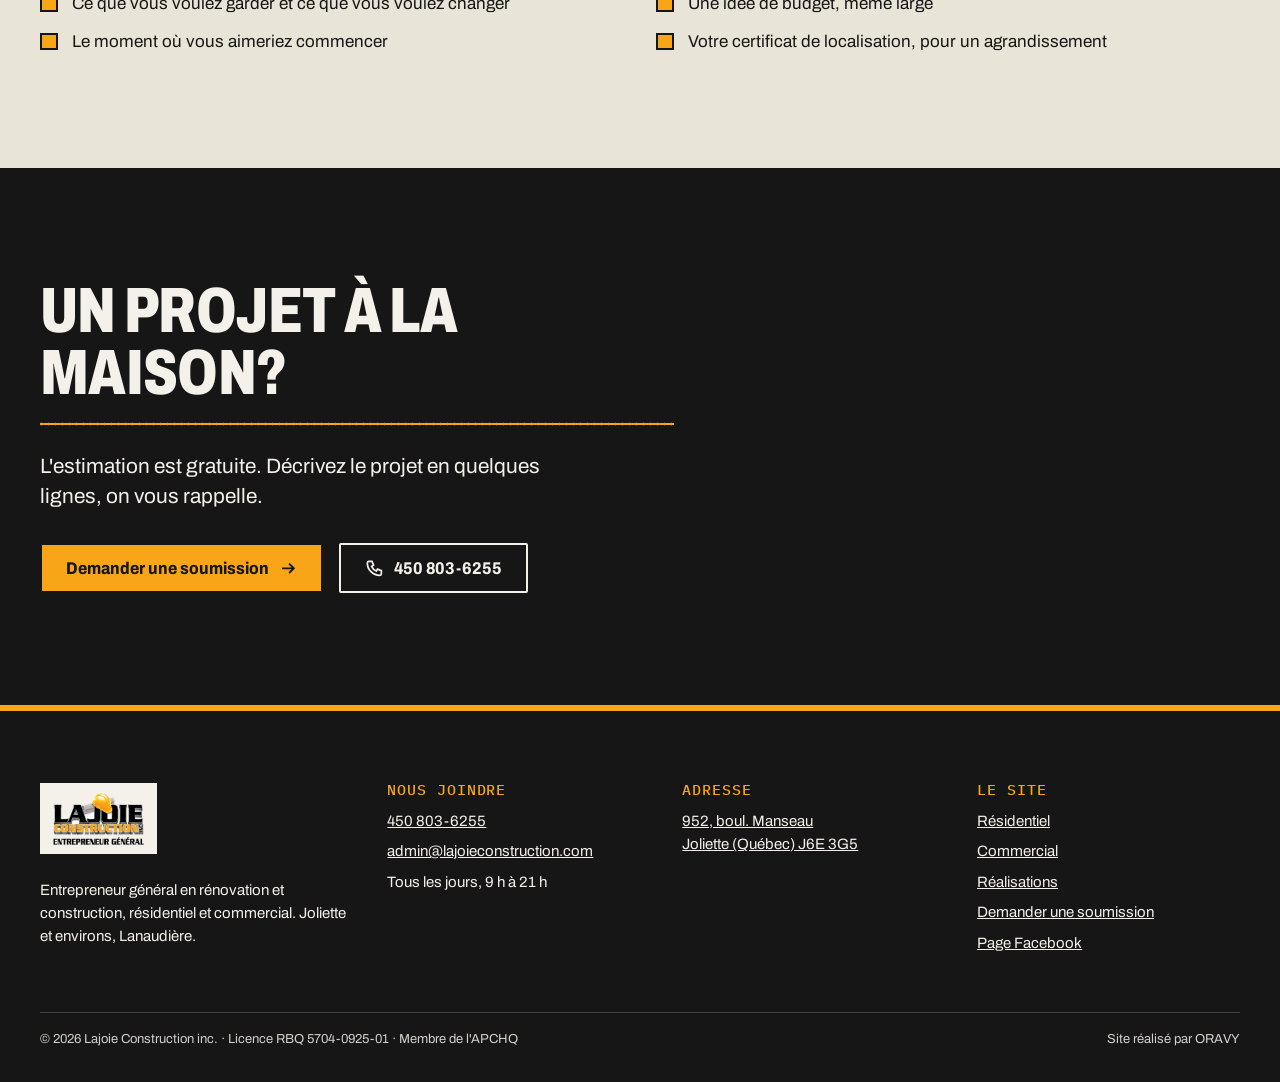
<file: residentiel.html>
<!doctype html>
<html lang="fr-CA" class="no-js">
<head>
<meta charset="utf-8">
<meta name="viewport" content="width=device-width, initial-scale=1">
<title>Rénovation résidentielle à Joliette | Lajoie Construction</title>
<meta name="description" content="Agrandissement, ajout d'étage, garage, cuisine, salle de bain, sous-sol, terrasse et toiture à Joliette et dans Lanaudière. Estimation gratuite.">
<link rel="canonical" href="https://lajoieconstruction.com/residentiel.html">
<meta property="og:type" content="website">
<meta property="og:locale" content="fr_CA">
<meta property="og:site_name" content="Lajoie Construction">
<meta property="og:title" content="Rénovation résidentielle à Joliette | Lajoie Construction">
<meta property="og:description" content="Agrandissement, ajout d'étage, garage, cuisine, salle de bain, sous-sol, terrasse et toiture à Joliette et dans Lanaudière. Estimation gratuite.">
<meta property="og:url" content="https://lajoieconstruction.com/residentiel.html">
<meta property="og:image" content="https://lajoieconstruction.com/og-lajoie.jpg">
<meta name="theme-color" content="#161616">
<link rel="icon" href="favicon.png" type="image/png">
<link rel="preload" href="archivo.woff2" as="font" type="font/woff2" crossorigin>
<link rel="stylesheet" href="site.css">
<script>document.documentElement.classList.replace('no-js','js')</script>

</head>
<body>
<a class="skip" href="#contenu">Aller au contenu</a>
<header class="site-header">
  <div class="wrap">
    <a class="brand" href="index.html" aria-label="Lajoie Construction, accueil">
      <img src="logo-lajoie.png" width="257" height="147" alt="Lajoie Construction inc., entrepreneur général">
    </a>
    <button class="menu-btn" type="button" aria-expanded="false" aria-controls="nav">Menu</button>
    <nav class="nav" id="nav" aria-label="Navigation principale">
      <a href="residentiel.html" aria-current="page">Résidentiel</a><a href="commercial.html">Commercial</a><a href="realisations.html">Réalisations</a>
      <a class="tel" href="tel:+14508036255">450 803-6255</a>
      <a class="btn btn--hat" href="soumission.html">Soumission gratuite</a>
    </nav>
  </div>
</header>
<main id="contenu">

<section class="page-head">
  <div class="wrap">
    <p class="mono kicker">Résidentiel · Joliette et environs</p>
    <h1>Rénovation résidentielle et agrandissement</h1>
    <span class="cordeau" aria-hidden="true"></span>
    <p class="lede">Des pièces refaites au complet jusqu'à l'étage ajouté. Un seul entrepreneur général, licencié RBQ.</p>
    <ul class="anchors" aria-label="Sur cette page">
      <li><a href="#agrandir">Agrandir</a></li><li><a href="#interieur">Pièces intérieures</a></li><li><a href="#exterieur">Extérieur</a></li><li><a href="#preparer">Préparer l'appel</a></li>
    </ul>
  </div>
</section>

<section class="section" id="agrandir" aria-labelledby="agr-t">
  <div class="wrap split">
    <div>
      <p class="mono kicker">Plus d'espace, même adresse</p>
      <h2 id="agr-t">Agrandir la maison</h2>
      <span class="cordeau" aria-hidden="true"></span>
      <p>Quand la maison devient trop petite, on peut ajouter vers le haut, vers le côté ou vers l'arrière.</p>
      <ul class="svc-list">
        <li><strong>Agrandissement</strong><span>Nouvelle pièce ou rallonge sur fondation.</span></li>
        <li><strong>Ajout d'étage</strong><span>Un deuxième niveau sur la maison existante.</span></li>
        <li><strong>Ajout de garage</strong><span>Garage attaché ou détaché.</span></li>
      </ul>
      <!-- À VALIDER : Lajoie s'occupe-t-il des plans et des demandes de permis ? Si oui, l'écrire ici. -->
    </div>
    <div class="mini-plan"><svg class="house" data-step="4" viewBox="0 0 800 540" role="img" aria-labelledby="mh-t mh-d">
<title id="mh-t">Plain-pied qui s'agrandit</title>
<desc id="mh-d">Illustration d'une maison de plain-pied. On y ajoute un sous-sol fini, un garage, un étage, puis une terrasse.</desc>
<defs>
  <pattern id="bardeau" width="18" height="10" patternUnits="userSpaceOnUse"><rect width="18" height="10" fill="#2a2a28"/><path d="M0 9.5h18M9 0v10" stroke="#5a5a57" stroke-width="1"/></pattern>
  <pattern id="clin" width="10" height="9" patternUnits="userSpaceOnUse"><rect width="10" height="9" fill="#fff"/><path d="M0 8.5h10" stroke="#c9c3b6" stroke-width="1"/></pattern>
  <pattern id="sol" width="8" height="8" patternUnits="userSpaceOnUse"><path d="M0 8L8 0" stroke="#b9b2a2" stroke-width="1.2"/></pattern>
</defs>
<g stroke="#161616" stroke-width="3" stroke-linejoin="round">
  <!-- sol -->
  <rect x="0" y="430" width="800" height="110" fill="url(#sol)" stroke="none"/>
  <line x1="0" y1="430" x2="800" y2="430"/>
  <!-- sous-sol -->
  <rect x="170" y="430" width="300" height="84" fill="#f4f1ea" stroke-dasharray="9 7"/>
  <g class="layer l-soussol-fill">
    <rect x="171.5" y="431.5" width="297" height="81" fill="#f8a518" fill-opacity=".38" stroke="none"/>
    <path d="M200 514v-40h56v40M320 498h120" stroke-width="2.5" fill="none"/>
    <rect x="364" y="438" width="60" height="22" fill="#fff" stroke-width="2.5"/>
  </g>
  <!-- étage -->
  <g class="layer l-etage">
    <rect x="170" y="196" width="300" height="104" fill="url(#clin)"/>
    <rect x="198" y="220" width="52" height="54" fill="#e9e4d8"/>
    <rect x="294" y="220" width="52" height="54" fill="#e9e4d8"/>
    <rect x="390" y="220" width="52" height="54" fill="#e9e4d8"/>
    <g class="layer l-glow" stroke="none" fill="#f8a518" fill-opacity=".55"><rect x="200" y="222" width="48" height="50"/><rect x="296" y="222" width="48" height="50"/><rect x="392" y="222" width="48" height="50"/></g>
  </g>
  <!-- rez-de-chaussée -->
  <rect x="170" y="300" width="300" height="130" fill="url(#clin)"/>
  <rect x="195" y="330" width="62" height="52" fill="#e9e4d8"/>
  <rect x="360" y="330" width="84" height="52" fill="#e9e4d8"/>
  <path d="M401 330v52M195 356h62" stroke-width="2"/>
  <rect x="290" y="352" width="42" height="78" fill="#5a5a57"/>
  <circle cx="324" cy="394" r="3" fill="#f8a518" stroke="none"/>
  <g class="layer l-glow" stroke="none" fill="#f8a518" fill-opacity=".55"><rect x="197" y="332" width="58" height="48"/><rect x="362" y="332" width="80" height="48"/></g>
  <!-- toit -->
  <g class="layer l-roof">
    <polygon points="148,302 320,226 492,302" fill="url(#bardeau)"/>
    <rect x="400" y="236" width="24" height="40" fill="#5a5a57"/>
  </g>
  <!-- garage -->
  <g class="layer l-garage">
    <rect x="470" y="330" width="170" height="100" fill="url(#clin)"/>
    <polygon points="462,334 555,290 648,334" fill="url(#bardeau)"/>
    <rect x="494" y="356" width="122" height="74" fill="#fff"/>
    <path d="M494 374h122M494 392h122M494 410h122" stroke-width="2"/>
  </g>
  <!-- terrasse -->
  <g class="layer l-deck">
    <rect x="40" y="398" width="130" height="10" fill="#c48a3a"/>
    <path d="M52 408v22M110 408v22M162 408v22" stroke-width="4"/>
    <path d="M40 398v-30h130M40 368v30M62 368v30M84 368v30M106 368v30M128 368v30M150 368v30" stroke-width="2.5" fill="none"/>
    <path d="M10 430h30v-10h-15v-10" fill="none" stroke-width="2.5"/>
  </g>
</g>
<!-- annotations -->
<g font-family="Plex Mono, ui-monospace, monospace" font-size="15" font-weight="500" fill="#161616">
  <g class="callout c-0"><path d="M320 214v-34h-110" stroke="#8a4b00" stroke-width="2" fill="none"/><circle cx="320" cy="214" r="4" fill="#f8a518" stroke="#161616" stroke-width="2"/><text x="40" y="176">PLAIN-PIED D'ORIGINE</text></g>
  <g class="callout c-1"><path d="M470 480h150" stroke="#8a4b00" stroke-width="2"/><circle cx="470" cy="480" r="4" fill="#f8a518" stroke="#161616" stroke-width="2"/><text x="566" y="472" text-anchor="middle">01 SOUS-SOL FINI</text></g>
  <g class="callout c-2"><path d="M640 360h70v-60" stroke="#8a4b00" stroke-width="2" fill="none"/><circle cx="640" cy="360" r="4" fill="#f8a518" stroke="#161616" stroke-width="2"/><text x="790" y="290" text-anchor="end">02 + GARAGE</text></g>
  <g class="callout c-3"><path d="M470 240h70v-80" stroke="#8a4b00" stroke-width="2" fill="none"/><circle cx="470" cy="240" r="4" fill="#f8a518" stroke="#161616" stroke-width="2"/><text x="540" y="150" text-anchor="middle">03 + ÉTAGE</text></g>
  <g class="callout c-4"><path d="M100 368v-60" stroke="#8a4b00" stroke-width="2"/><circle cx="100" cy="368" r="4" fill="#f8a518" stroke="#161616" stroke-width="2"/><text x="30" y="298">04 + TERRASSE</text></g>
</g>
</svg><p class="mono cap" style="margin:var(--s-2) 0 0">Illustration : un plain-pied avec sous-sol, garage, étage et terrasse ajoutés.</p></div>
  </div>
</section>

<section class="section section--paper2" id="interieur" aria-labelledby="int-t" style="border-block:2px solid var(--ink)">
  <div class="wrap split split--rev">
    <div>
      <p class="mono kicker">Cuisine · salle de bain · sous-sol</p>
      <h2 id="int-t">Refaire les pièces</h2>
      <span class="cordeau" aria-hidden="true"></span>
      <p>Les projets publiés par Lajoie montrent surtout des cuisines et des salles de bain refaites au complet.</p>
      <ul class="svc-list">
        <li><strong>Cuisine</strong><span>Armoires, îlot, comptoirs, éclairage, plancher.</span></li>
        <li><strong>Salle de bain</strong><span>Douche vitrée, bain autoportant, céramique, vanité.</span></li>
        <li><strong>Sous-sol</strong><span>Finition complète d'un sous-sol à aire ouverte ou divisé.</span></li>
        <li><strong>Rangement</strong><span>Garde-manger, salle de lavage, armoires sur mesure.</span></li>
        <li><strong>Rénovation générale</strong><span>Travaux intérieurs de tous genres.</span></li>
      </ul>
      <p style="margin-top:var(--s-5)"><a class="btn btn--line" href="realisations.html">Voir les photos <svg viewBox="0 0 24 24" aria-hidden="true" fill="none" stroke="currentColor" stroke-width="2.4"><path d="M4 12h15M13 6l6 6-6 6"/></svg></a></p>
    </div>
    <div class="photo-pair">
      <figure><img src="cuisine-ilot-fenetre-900.webp" srcset="cuisine-ilot-fenetre-480.webp 480w, cuisine-ilot-fenetre-900.webp 900w, cuisine-ilot-fenetre-1600.webp 1600w" sizes="(max-width: 860px) 60vw, 32vw" width="900" height="675" alt="Cuisine blanche avec îlot foncé, évier sous la fenêtre et luminaires boules" loading="lazy" decoding="async"></figure>
      <figure><img src="sdb-douche-marbre-900.webp" srcset="sdb-douche-marbre-480.webp 480w, sdb-douche-marbre-900.webp 900w, sdb-douche-marbre-1536.webp 1536w" sizes="(max-width: 860px) 40vw, 24vw" width="900" height="1200" alt="Douche en céramique effet marbre avec bande verticale noire et barre d'appui" loading="lazy" decoding="async"></figure>
    </div>
  </div>
</section>

<section class="section" id="exterieur" aria-labelledby="ext-t">
  <div class="wrap split">
    <div>
      <p class="mono kicker">Ce qui se voit de la rue</p>
      <h2 id="ext-t">L'extérieur</h2>
      <span class="cordeau" aria-hidden="true"></span>
      <ul class="svc-list">
        <li><strong>Terrasses et patios</strong><span>Construction de terrasses et de patios.</span></li>
        <li><strong>Toiture</strong><span>Travaux de toiture.</span></li>
        <li><strong>Rénovation extérieure</strong><span>Revêtement, portes, finitions extérieures.</span></li>
      </ul>
    </div>
    <div class="todo-box">
      <!-- À FOURNIR : 2 à 4 photos de terrasses, toitures ou revêtements réalisés par Lajoie -->
      <p><strong>Photos extérieures à venir.</strong></p>
      <p style="margin:0">Les projets extérieurs de Lajoie seront ajoutés ici. D'ici là, appelez au <a href="tel:+14508036255">450 803-6255</a> pour voir des exemples.</p>
    </div>
  </div>
</section>

<section class="section section--paper2" id="preparer" aria-labelledby="prep-t" style="border-top:2px solid var(--ink)">
  <div class="wrap">
    <div class="section-head">
      <div>
        <p class="mono kicker">Pour une estimation plus précise</p>
        <h2 id="prep-t">Avant d'appeler</h2>
        <span class="cordeau" aria-hidden="true"></span>
      </div>
      <p class="muted">Rien de tout ça n'est obligatoire. Mais plus vous en dites, plus la première discussion est utile.</p>
    </div>
    <ul class="checklist">
      <li>Quelques photos de la pièce ou de la façade actuelle</li>
      <li>Les mesures approximatives, si vous les avez</li>
      <li>Ce que vous voulez garder et ce que vous voulez changer</li>
      <li>Une idée de budget, même large</li>
      <li>Le moment où vous aimeriez commencer</li>
      <li>Votre certificat de localisation, pour un agrandissement</li>
    </ul>
  </div>
</section>

<section class="section section--ink on-dark" aria-labelledby="cta-r">
  <div class="wrap final">
    <div>
      <h2 id="cta-r">Un projet à la maison?</h2>
      <span class="cordeau" aria-hidden="true"></span>
      <p class="lede">L'estimation est gratuite. Décrivez le projet en quelques lignes, on vous rappelle.</p>
      <div class="hero__cta"><a class="btn btn--hat" href="soumission.html?type=residentiel">Demander une soumission <svg viewBox="0 0 24 24" aria-hidden="true" fill="none" stroke="currentColor" stroke-width="2.4"><path d="M4 12h15M13 6l6 6-6 6"/></svg></a><a class="btn btn--line" href="tel:+14508036255"><svg viewBox="0 0 24 24" aria-hidden="true" fill="none" stroke="currentColor" stroke-width="2.2"><path d="M5 3h4l2 5-2.5 1.5a11 11 0 0 0 6 6L16 13l5 2v4a2 2 0 0 1-2 2A16 16 0 0 1 3 5a2 2 0 0 1 2-2"/></svg>450 803-6255</a></div>
    </div>
  </div>
</section>

</main>
<footer class="site-footer on-dark">
  <div class="wrap">
    <div class="foot">
      <div>
        <a class="foot-logo" href="index.html"><img src="logo-lajoie.png" width="257" height="147" alt="Lajoie Construction inc." loading="lazy"></a>
        <p style="font-size:var(--t-sm)">Entrepreneur général en rénovation et construction, résidentiel et commercial. Joliette et environs, Lanaudière.</p>
      </div>
      <div>
        <h2>Nous joindre</h2>
        <ul>
          <li><a href="tel:+14508036255">450 803-6255</a></li>
          <li><a href="mailto:admin@lajoieconstruction.com">admin@lajoieconstruction.com</a></li>
          <!-- À VALIDER : heures (fiche 411 Habitation : 7 jours, 9 h à 21 h) -->
          <li>Tous les jours, 9 h à 21 h</li>
        </ul>
      </div>
      <div>
        <h2>Adresse</h2>
        <ul>
          <li><a href="https://www.google.com/maps/search/?api=1&query=952+boul.+Manseau+Joliette+QC+J6E+3G5" rel="noopener">952, boul. Manseau<br>Joliette (Québec) J6E 3G5</a></li>
          <!-- À VALIDER : adresse commerciale de Repentigny (fiche Pages Jaunes : 45, boul. Brien) -->
        </ul>
      </div>
      <div>
        <h2>Le site</h2>
        <ul>
          <li><a href="residentiel.html">Résidentiel</a></li>
          <li><a href="commercial.html">Commercial</a></li>
          <li><a href="realisations.html">Réalisations</a></li>
          <li><a href="soumission.html">Demander une soumission</a></li>
          <li><a href="https://www.facebook.com/profile.php?id=100063725343132" rel="noopener">Page Facebook</a></li>
        </ul>
      </div>
    </div>
    <div class="foot-base">
      <span>© 2026 Lajoie Construction inc. · Licence RBQ 5704-0925-01 · Membre de l'APCHQ</span>
      <span>Site réalisé par ORAVY</span>
    </div>
  </div>
</footer>
<div class="action-bar" aria-label="Actions rapides">
  <a class="btn btn--line" href="tel:+14508036255"><svg viewBox="0 0 24 24" aria-hidden="true" fill="none" stroke="currentColor" stroke-width="2.2"><path d="M5 3h4l2 5-2.5 1.5a11 11 0 0 0 6 6L16 13l5 2v4a2 2 0 0 1-2 2A16 16 0 0 1 3 5a2 2 0 0 1 2-2"/></svg>Appeler</a>
  <a class="btn btn--hat" href="soumission.html">Soumission gratuite</a>
</div>
<script src="site.js" defer></script>
</body>
</html>
</file>
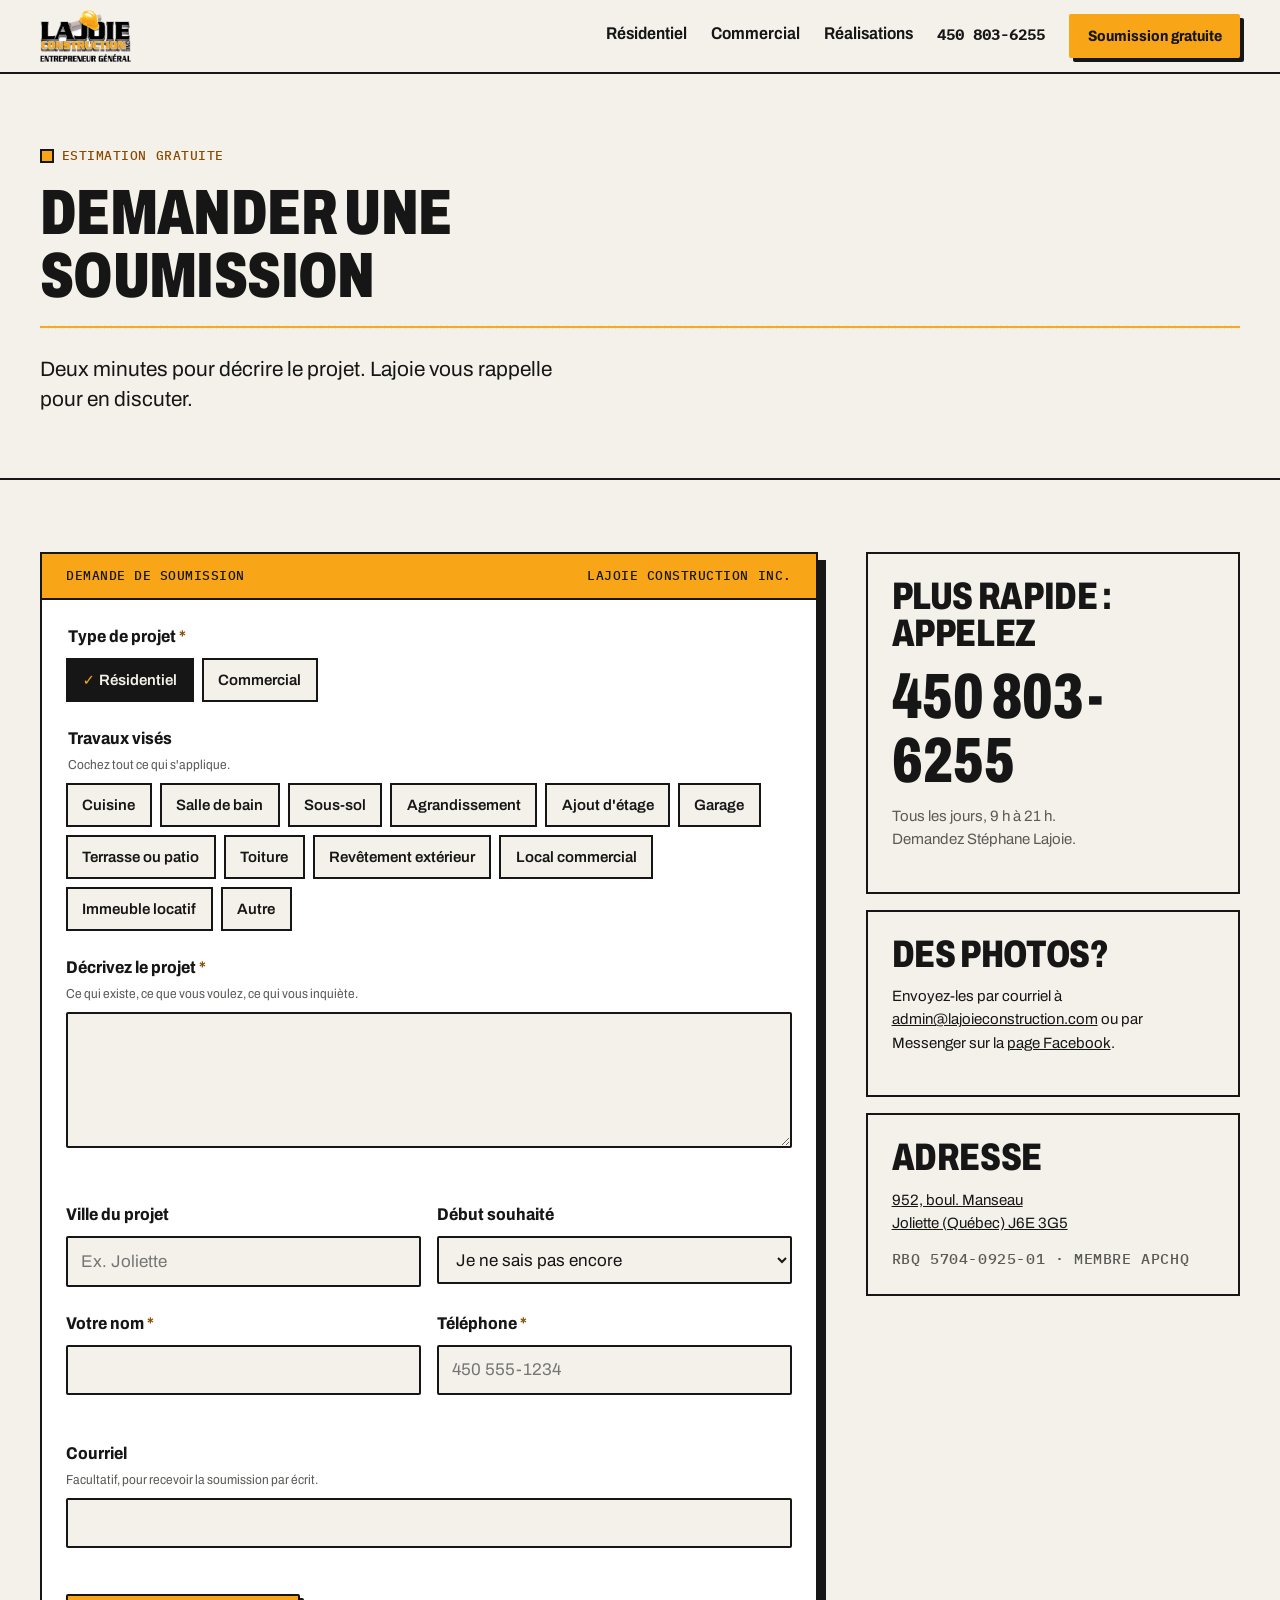
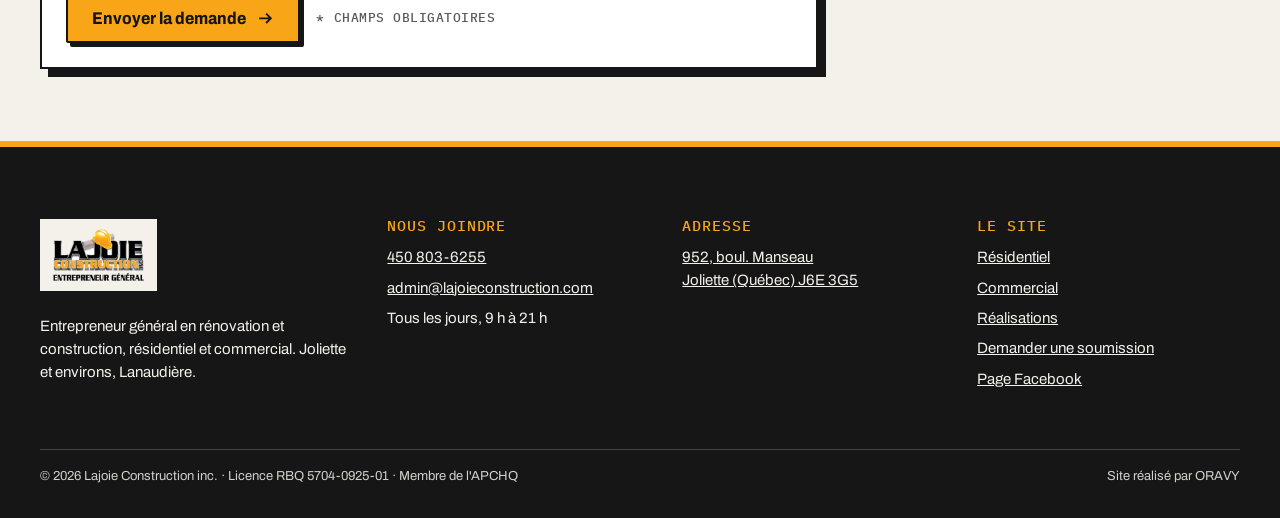
<file: soumission.html>
<!doctype html>
<html lang="fr-CA" class="no-js">
<head>
<meta charset="utf-8">
<meta name="viewport" content="width=device-width, initial-scale=1">
<title>Demander une soumission gratuite | Lajoie Construction</title>
<meta name="description" content="Décrivez votre projet de rénovation ou de construction en deux minutes. Lajoie Construction vous rappelle. 450 803-6255.">
<link rel="canonical" href="https://lajoieconstruction.com/soumission.html">
<meta property="og:type" content="website">
<meta property="og:locale" content="fr_CA">
<meta property="og:site_name" content="Lajoie Construction">
<meta property="og:title" content="Demander une soumission gratuite | Lajoie Construction">
<meta property="og:description" content="Décrivez votre projet de rénovation ou de construction en deux minutes. Lajoie Construction vous rappelle. 450 803-6255.">
<meta property="og:url" content="https://lajoieconstruction.com/soumission.html">
<meta property="og:image" content="https://lajoieconstruction.com/og-lajoie.jpg">
<meta name="theme-color" content="#161616">
<link rel="icon" href="favicon.png" type="image/png">
<link rel="preload" href="archivo.woff2" as="font" type="font/woff2" crossorigin>
<link rel="stylesheet" href="site.css">
<script>document.documentElement.classList.replace('no-js','js')</script>

</head>
<body>
<a class="skip" href="#contenu">Aller au contenu</a>
<header class="site-header">
  <div class="wrap">
    <a class="brand" href="index.html" aria-label="Lajoie Construction, accueil">
      <img src="logo-lajoie.png" width="257" height="147" alt="Lajoie Construction inc., entrepreneur général">
    </a>
    <button class="menu-btn" type="button" aria-expanded="false" aria-controls="nav">Menu</button>
    <nav class="nav" id="nav" aria-label="Navigation principale">
      <a href="residentiel.html">Résidentiel</a><a href="commercial.html">Commercial</a><a href="realisations.html">Réalisations</a>
      <a class="tel" href="tel:+14508036255">450 803-6255</a>
      <a class="btn btn--hat" href="soumission.html" aria-current="page">Soumission gratuite</a>
    </nav>
  </div>
</header>
<main id="contenu">

<section class="page-head">
  <div class="wrap">
    <p class="mono kicker">Estimation gratuite</p>
    <h1>Demander une soumission</h1>
    <span class="cordeau" aria-hidden="true"></span>
    <p class="lede">Deux minutes pour décrire le projet. Lajoie vous rappelle pour en discuter.</p>
  </div>
</section>
<section class="section section--tight">
  <div class="wrap form-grid">
    <div class="carnet">
      <div class="carnet__head mono"><span>Demande de soumission</span><span>Lajoie Construction inc.</span></div>
      <!-- À FOURNIR : point de réception du formulaire (Formspree, Netlify Forms ou script serveur). Mettre l'URL dans data-endpoint.
           Tant que data-endpoint est vide, le formulaire prépare un courriel vers admin@lajoieconstruction.com. -->
      <form id="soumission" novalidate data-endpoint="" data-mailto="admin@lajoieconstruction.com">
        <fieldset>
          <legend>Type de projet <span class="req">*</span></legend>
          <div class="choices">
            <label class="choice"><input type="radio" name="type" value="Résidentiel" checked><span>Résidentiel</span></label>
            <label class="choice"><input type="radio" name="type" value="Commercial"><span>Commercial</span></label>
          </div>
        </fieldset>
        <fieldset>
          <legend>Travaux visés <span class="hint">Cochez tout ce qui s'applique.</span></legend>
          <div class="choices">
            <label class="choice"><input type="checkbox" name="travaux" value="Cuisine"><span>Cuisine</span></label><label class="choice"><input type="checkbox" name="travaux" value="Salle de bain"><span>Salle de bain</span></label><label class="choice"><input type="checkbox" name="travaux" value="Sous-sol"><span>Sous-sol</span></label><label class="choice"><input type="checkbox" name="travaux" value="Agrandissement"><span>Agrandissement</span></label><label class="choice"><input type="checkbox" name="travaux" value="Ajout d'étage"><span>Ajout d'étage</span></label><label class="choice"><input type="checkbox" name="travaux" value="Garage"><span>Garage</span></label><label class="choice"><input type="checkbox" name="travaux" value="Terrasse ou patio"><span>Terrasse ou patio</span></label><label class="choice"><input type="checkbox" name="travaux" value="Toiture"><span>Toiture</span></label><label class="choice"><input type="checkbox" name="travaux" value="Revêtement extérieur"><span>Revêtement extérieur</span></label><label class="choice"><input type="checkbox" name="travaux" value="Local commercial"><span>Local commercial</span></label><label class="choice"><input type="checkbox" name="travaux" value="Immeuble locatif"><span>Immeuble locatif</span></label><label class="choice"><input type="checkbox" name="travaux" value="Autre"><span>Autre</span></label>
          </div>
        </fieldset>
        <div class="field" data-field="description">
          <label for="f-desc">Décrivez le projet <span class="req">*</span><span class="hint">Ce qui existe, ce que vous voulez, ce qui vous inquiète.</span></label>
          <textarea id="f-desc" name="description" required minlength="15" aria-describedby="e-desc"></textarea>
          <span class="err" id="e-desc" aria-live="polite"></span>
        </div>
        <div class="two">
          <div class="field">
            <label for="f-ville">Ville du projet</label>
            <input id="f-ville" name="ville" autocomplete="address-level2" placeholder="Ex. Joliette">
          </div>
          <div class="field">
            <label for="f-delai">Début souhaité</label>
            <select id="f-delai" name="delai">
              <option>Dès que possible</option><option>D'ici 3 mois</option><option>Dans 3 à 6 mois</option><option>Dans plus de 6 mois</option><option selected>Je ne sais pas encore</option>
            </select>
          </div>
        </div>
        <div class="two">
          <div class="field" data-field="nom">
            <label for="f-nom">Votre nom <span class="req">*</span></label>
            <input id="f-nom" name="nom" required autocomplete="name" aria-describedby="e-nom">
            <span class="err" id="e-nom" aria-live="polite"></span>
          </div>
          <div class="field" data-field="tel">
            <label for="f-tel">Téléphone <span class="req">*</span></label>
            <input id="f-tel" name="tel" type="tel" required autocomplete="tel" inputmode="tel" aria-describedby="e-tel" placeholder="450 555-1234">
            <span class="err" id="e-tel" aria-live="polite"></span>
          </div>
        </div>
        <div class="field" data-field="courriel">
          <label for="f-mail">Courriel <span class="hint">Facultatif, pour recevoir la soumission par écrit.</span></label>
          <input id="f-mail" name="courriel" type="email" autocomplete="email" aria-describedby="e-mail">
          <span class="err" id="e-mail" aria-live="polite"></span>
        </div>
        <div class="form-actions">
          <button class="btn btn--hat" type="submit">Envoyer la demande <svg viewBox="0 0 24 24" aria-hidden="true" fill="none" stroke="currentColor" stroke-width="2.4"><path d="M4 12h15M13 6l6 6-6 6"/></svg></button>
          <span class="mono muted">* champs obligatoires</span>
        </div>
        <div class="status status--ok" role="status" hidden data-status="ok" tabindex="-1">
          <h3>Votre demande est prête</h3>
          <p data-ok-msg>Votre logiciel de courriel s'ouvre avec la demande déjà écrite. Il reste à appuyer sur Envoyer.</p>
          <pre data-summary></pre>
          <div class="form-actions">
            <a class="btn btn--dark" data-mailto-link href="mailto:admin@lajoieconstruction.com">Ouvrir le courriel</a>
            <button class="btn btn--line" type="button" data-copy>Copier le résumé</button>
            <a class="btn btn--line" href="tel:+14508036255"><svg viewBox="0 0 24 24" aria-hidden="true" fill="none" stroke="currentColor" stroke-width="2.2"><path d="M5 3h4l2 5-2.5 1.5a11 11 0 0 0 6 6L16 13l5 2v4a2 2 0 0 1-2 2A16 16 0 0 1 3 5a2 2 0 0 1 2-2"/></svg>Appeler plutôt</a>
          </div>
        </div>
        <div class="status status--err" role="alert" hidden data-status="err" tabindex="-1">
          <h3>L'envoi n'a pas fonctionné</h3>
          <p>Rien n'est perdu : vos réponses sont encore dans le formulaire. Réessayez ou appelez au <a href="tel:+14508036255">450 803-6255</a>.</p>
        </div>
      </form>
    </div>
    <aside>
      <div class="side-card">
        <h2>Plus rapide : appelez</h2>
        <a class="bigtel" href="tel:+14508036255">450 803-6255</a>
        <p class="muted" style="margin-top:var(--s-3)">Tous les jours, 9 h à 21 h.<br>Demandez Stéphane Lajoie.</p>
      </div>
      <div class="side-card">
        <h2>Des photos?</h2>
        <p>Envoyez-les par courriel à <a href="mailto:admin@lajoieconstruction.com">admin@lajoieconstruction.com</a> ou par Messenger sur la <a href="https://www.facebook.com/profile.php?id=100063725343132" rel="noopener">page Facebook</a>.</p>
      </div>
      <div class="side-card">
        <h2>Adresse</h2>
        <p style="margin:0"><a href="https://www.google.com/maps/search/?api=1&query=952+boul.+Manseau+Joliette+QC+J6E+3G5" rel="noopener">952, boul. Manseau<br>Joliette (Québec) J6E 3G5</a></p>
        <p class="mono muted" style="margin:var(--s-3) 0 0">RBQ 5704-0925-01 · Membre APCHQ</p>
      </div>
    </aside>
  </div>
</section>

</main>
<footer class="site-footer on-dark">
  <div class="wrap">
    <div class="foot">
      <div>
        <a class="foot-logo" href="index.html"><img src="logo-lajoie.png" width="257" height="147" alt="Lajoie Construction inc." loading="lazy"></a>
        <p style="font-size:var(--t-sm)">Entrepreneur général en rénovation et construction, résidentiel et commercial. Joliette et environs, Lanaudière.</p>
      </div>
      <div>
        <h2>Nous joindre</h2>
        <ul>
          <li><a href="tel:+14508036255">450 803-6255</a></li>
          <li><a href="mailto:admin@lajoieconstruction.com">admin@lajoieconstruction.com</a></li>
          <!-- À VALIDER : heures (fiche 411 Habitation : 7 jours, 9 h à 21 h) -->
          <li>Tous les jours, 9 h à 21 h</li>
        </ul>
      </div>
      <div>
        <h2>Adresse</h2>
        <ul>
          <li><a href="https://www.google.com/maps/search/?api=1&query=952+boul.+Manseau+Joliette+QC+J6E+3G5" rel="noopener">952, boul. Manseau<br>Joliette (Québec) J6E 3G5</a></li>
          <!-- À VALIDER : adresse commerciale de Repentigny (fiche Pages Jaunes : 45, boul. Brien) -->
        </ul>
      </div>
      <div>
        <h2>Le site</h2>
        <ul>
          <li><a href="residentiel.html">Résidentiel</a></li>
          <li><a href="commercial.html">Commercial</a></li>
          <li><a href="realisations.html">Réalisations</a></li>
          <li><a href="soumission.html">Demander une soumission</a></li>
          <li><a href="https://www.facebook.com/profile.php?id=100063725343132" rel="noopener">Page Facebook</a></li>
        </ul>
      </div>
    </div>
    <div class="foot-base">
      <span>© 2026 Lajoie Construction inc. · Licence RBQ 5704-0925-01 · Membre de l'APCHQ</span>
      <span>Site réalisé par ORAVY</span>
    </div>
  </div>
</footer>
<div class="action-bar" aria-label="Actions rapides">
  <a class="btn btn--line" href="tel:+14508036255"><svg viewBox="0 0 24 24" aria-hidden="true" fill="none" stroke="currentColor" stroke-width="2.2"><path d="M5 3h4l2 5-2.5 1.5a11 11 0 0 0 6 6L16 13l5 2v4a2 2 0 0 1-2 2A16 16 0 0 1 3 5a2 2 0 0 1 2-2"/></svg>Appeler</a>
  <a class="btn btn--hat" href="soumission.html">Soumission gratuite</a>
</div>
<script src="site.js" defer></script>
</body>
</html>
</file>
<file: site.css>
/* Lajoie Construction — système « La maison qui grandit »
   Palette tirée du logo réel : noir, gris acier, orange casque.
   Papier de plan pour le fond. Cordeau à craie orange comme signature. */

@font-face {
  font-family: "Archivo";
  src: url("archivo.woff2") format("woff2-variations"), url("archivo.woff2") format("woff2");
  font-weight: 100 900;
  font-stretch: 62% 125%;
  font-display: swap;
}
@font-face {
  font-family: "Plex Mono";
  src: url("plex-mono-500.woff2") format("woff2");
  font-weight: 500;
  font-display: swap;
}

:root {
  color-scheme: light;
  --ink: #161616;          /* noir du logo */
  --ink-2: #2a2a28;
  --steel: #5a5a57;        /* gris acier, texte secondaire (6.1:1 sur papier) */
  --steel-line: #c9c3b6;
  --paper: #f4f1ea;        /* papier de plan */
  --paper-2: #e9e4d8;
  --white: #ffffff;
  --hat: #f8a518;          /* orange casque (fond seulement, texte noir dessus) */
  --hat-deep: #8a4b00;     /* orange lisible sur papier (6:1) */
  --ok: #1f6b3a;
  --err: #a3231b;

  --f-display: "Archivo", "Arial Narrow", system-ui, sans-serif;
  --f-body: "Archivo", system-ui, -apple-system, "Segoe UI", sans-serif;
  --f-mono: "Plex Mono", ui-monospace, "SFMono-Regular", Menlo, monospace;

  --s-1: .25rem; --s-2: .5rem; --s-3: .75rem; --s-4: 1rem; --s-5: 1.5rem;
  --s-6: 2rem; --s-7: 3rem; --s-8: 4.5rem; --s-9: 7rem;

  --t-xs: .8125rem; --t-sm: .9375rem; --t-md: 1.0625rem; --t-lg: 1.3rem;
  --t-xl: clamp(1.6rem, 1.1rem + 2vw, 2.4rem);
  --t-2xl: clamp(2.2rem, 1.2rem + 4vw, 4rem);
  --t-3xl: clamp(2.6rem, 1rem + 6.4vw, 6.2rem);

  --wrap: 76rem;
  --gutter: clamp(1rem, 4vw, 2.5rem);
  --header-h: 4.5rem;

  --ease-snap: cubic-bezier(.2, 1.6, .4, 1);
  --ease-out: cubic-bezier(.16, 1, .3, 1);
  --dur-1: 160ms; --dur-2: 420ms; --dur-3: 800ms;
}

*, *::before, *::after { box-sizing: border-box; }
html { -webkit-text-size-adjust: 100%; scroll-padding-top: calc(var(--header-h) + 1rem); }
body {
  margin: 0;
  background: var(--paper);
  color: var(--ink);
  font-family: var(--f-body);
  font-size: var(--t-md);
  line-height: 1.55;
  font-stretch: 100%;
  overflow-x: hidden;
}
img { display: block; max-width: 100%; height: auto; }
a { color: inherit; }
p { margin: 0 0 var(--s-4); max-width: 62ch; }
h1, h2, h3 { font-family: var(--f-display); margin: 0; line-height: .98; letter-spacing: -.01em; }
h1 { font-size: var(--t-3xl); font-weight: 850; font-stretch: 72%; text-transform: uppercase; }
h2 { font-size: var(--t-2xl); font-weight: 820; font-stretch: 75%; text-transform: uppercase; }
h3 { font-size: var(--t-lg); font-weight: 750; font-stretch: 88%; line-height: 1.15; }
ul { padding-left: 1.1em; }

:focus-visible { outline: 3px solid var(--hat-deep); outline-offset: 3px; border-radius: 2px; }
.skip { position: absolute; left: -999px; top: 0; background: var(--ink); color: var(--white); padding: var(--s-3) var(--s-4); z-index: 100; }
.skip:focus { left: var(--s-4); top: var(--s-4); }
.sr-only { position: absolute; width: 1px; height: 1px; overflow: hidden; clip: rect(0 0 0 0); white-space: nowrap; }

.wrap { width: min(100% - 2 * var(--gutter), var(--wrap)); margin-inline: auto; }
.mono { font-family: var(--f-mono); font-size: var(--t-xs); letter-spacing: .04em; text-transform: uppercase; }
.lede { font-size: var(--t-lg); line-height: 1.45; max-width: 46ch; }
.muted { color: var(--steel); }

/* ---------- Boutons ---------- */
.btn {
  display: inline-flex; align-items: center; justify-content: center; gap: .6em;
  min-height: 48px; padding: .8em 1.4em;
  font: 750 var(--t-md)/1 var(--f-body); font-stretch: 90%;
  text-decoration: none; border: 2px solid var(--ink); border-radius: 2px;
  cursor: pointer; transition: transform var(--dur-1), background var(--dur-1), box-shadow var(--dur-1);
}
.btn--hat { background: var(--hat); color: var(--ink); box-shadow: 4px 4px 0 var(--ink); }
.btn--hat:hover { transform: translate(-1px, -1px); box-shadow: 5px 5px 0 var(--ink); }
.btn--hat:active { transform: translate(3px, 3px); box-shadow: 1px 1px 0 var(--ink); }
.btn--line { background: transparent; color: var(--ink); }
.btn--line:hover { background: var(--ink); color: var(--paper); }
.btn--dark { background: var(--ink); color: var(--paper); }
.on-dark .btn--line { border-color: var(--paper); color: var(--paper); }
.on-dark .btn--line:hover { background: var(--paper); color: var(--ink); }
.btn svg { width: 1.1em; height: 1.1em; flex: none; }

/* ---------- Cordeau à craie (signature) ---------- */
.cordeau {
  display: block; height: 6px; width: 100%; margin: var(--s-4) 0 var(--s-5);
  background:
    radial-gradient(circle at 20% 50%, var(--hat) 0 1.2px, transparent 1.6px) 0 0 / 7px 6px,
    linear-gradient(var(--hat), var(--hat)) 0 50% / 100% 2px no-repeat;
  opacity: .95;
  transform-origin: left center;
}
.js .cordeau { transform: scaleX(0); }
.js .cordeau.is-snapped { animation: snap 900ms var(--ease-out) forwards; }
@keyframes snap {
  0% { transform: scaleX(0) translateY(0); }
  55% { transform: scaleX(1) translateY(-3px); }
  70% { transform: scaleX(1) translateY(2px); }
  85% { transform: scaleX(1) translateY(-1px); }
  100% { transform: scaleX(1) translateY(0); }
}
.on-dark .cordeau { opacity: 1; }

.kicker { display: flex; align-items: center; gap: .6em; color: var(--hat-deep); margin-bottom: var(--s-4); }
.on-dark .kicker { color: var(--hat); }
.kicker::before { content: ""; width: 14px; height: 14px; background: var(--hat); border: 2px solid var(--ink); flex: none; }

/* ---------- En-tête ---------- */
.site-header {
  position: sticky; top: 0; z-index: 50;
  background: color-mix(in srgb, var(--paper) 94%, transparent);
  backdrop-filter: saturate(1.2) blur(6px);
  border-bottom: 2px solid var(--ink);
}
.site-header .wrap { display: flex; align-items: center; justify-content: space-between; min-height: var(--header-h); gap: var(--s-4); }
.brand { display: flex; align-items: center; text-decoration: none; }
.brand img { width: auto; height: 52px; }
.nav { display: flex; align-items: center; gap: var(--s-5); }
.nav a:not(.btn) { text-decoration: none; font-weight: 650; font-stretch: 90%; padding: .5em 0; border-bottom: 3px solid transparent; }
.nav a:not(.btn):hover, .nav a[aria-current="page"] { border-color: var(--hat); }
.nav .tel { font-family: var(--f-mono); font-size: var(--t-sm); font-weight: 500; }
.nav .btn { min-height: 44px; padding: .65em 1.1em; font-size: var(--t-sm); }
.menu-btn { display: none; }

@media (max-width: 960px) {
  .menu-btn {
    display: inline-flex; align-items: center; gap: .5em; min-height: 44px; min-width: 44px; padding: 0 .9em;
    background: var(--ink); color: var(--paper); border: 0; border-radius: 2px; font: 700 var(--t-sm)/1 var(--f-body); cursor: pointer;
  }
  .nav {
    position: fixed; inset: var(--header-h) 0 auto 0; flex-direction: column; align-items: stretch; gap: 0;
    background: var(--paper); border-bottom: 2px solid var(--ink); padding: var(--s-3) var(--gutter) var(--s-5);
    display: none;
  }
  .nav.is-open { display: flex; }
  .nav a:not(.btn) { padding: .9em 0; border-bottom: 1px solid var(--steel-line); font-size: var(--t-lg); }
  .nav .btn { margin-top: var(--s-4); min-height: 52px; }
  .no-js .nav { position: static; display: flex; }
}

/* Barre d'action mobile */
.action-bar { display: none; }
@media (max-width: 760px) {
  .action-bar {
    position: fixed; z-index: 40; left: 0; right: 0; bottom: 0; display: grid; grid-template-columns: 1fr 1.4fr;
    border-top: 2px solid var(--ink); background: var(--paper);
    padding: .5rem .5rem calc(.5rem + env(safe-area-inset-bottom));
    gap: .5rem;
  }
  .action-bar .btn { min-height: 50px; box-shadow: none; font-size: var(--t-sm); }
  body { padding-bottom: 76px; }
}

/* ---------- Sections ---------- */
.section { padding-block: var(--s-9); }
.section--tight { padding-block: var(--s-8); }
.section--ink { background: var(--ink); color: var(--paper); }
.section--paper2 { background: var(--paper-2); }
.section-head { display: grid; grid-template-columns: minmax(0, 1fr) minmax(0, 28rem); gap: var(--s-6); align-items: end; margin-bottom: var(--s-7); }
.section-head p { margin: 0; }
@media (max-width: 860px) { .section-head { grid-template-columns: 1fr; gap: var(--s-4); } .section { padding-block: var(--s-8); } }

/* ---------- Hero ---------- */
.hero { position: relative; border-bottom: 2px solid var(--ink); }
.hero__grid { display: grid; grid-template-columns: minmax(0, 1.05fr) minmax(0, .95fr); min-height: min(88vh, 52rem); }
.hero__text { padding: var(--s-8) var(--s-7) var(--s-7) 0; display: flex; flex-direction: column; justify-content: center; }
.hero__where { margin-bottom: var(--s-5); }
.hero h1 .accent { display: inline; background: linear-gradient(transparent 62%, var(--hat) 62% 92%, transparent 92%); }
.hero .lede { margin-top: var(--s-5); }
.hero__cta { display: flex; flex-wrap: wrap; gap: var(--s-4); margin-top: var(--s-6); }
.hero__media { position: relative; border-left: 2px solid var(--ink); margin-right: calc(-1 * var(--gutter)); overflow: hidden; background: var(--ink); }
.hero__media img { width: 100%; height: 100%; object-fit: cover; }
.hero__tag {
  position: absolute; left: var(--s-4); bottom: var(--s-4); right: var(--s-4);
  background: var(--paper); border: 2px solid var(--ink); padding: var(--s-2) var(--s-3);
  display: flex; justify-content: space-between; gap: var(--s-3); flex-wrap: wrap;
}
.facts { display: flex; flex-wrap: wrap; gap: 0; border-top: 2px solid var(--ink); padding: 0; }
.facts li { list-style: none; padding: var(--s-4) var(--s-5) var(--s-4) 0; margin-right: var(--s-5); border-right: 1px solid var(--steel-line); }
.facts li:last-child { border-right: 0; }
.facts strong { display: block; white-space: nowrap; font-size: var(--t-lg); font-stretch: 85%; font-weight: 800; }
.facts ul { padding: 0; margin: 0; display: contents; }
.hero .facts { margin-top: var(--s-7); }

@media (max-width: 900px) {
  .hero__grid { grid-template-columns: 1fr; min-height: 0; }
  .hero__text { padding: var(--s-6) 0 var(--s-6); }
  .hero__media { margin-inline: calc(-1 * var(--gutter)); border-left: 0; border-top: 2px solid var(--ink); aspect-ratio: 4 / 3; }
  .hero .facts { margin-top: var(--s-6); }
  .facts li { padding-right: var(--s-4); margin-right: var(--s-4); }
}
@media (max-width: 520px) {
  .facts { display: grid; grid-template-columns: 1fr 1fr; }
  .facts li { border-right: 0; margin-right: 0; padding: var(--s-3) var(--s-3) var(--s-3) 0; border-bottom: 1px solid var(--steel-line); }
  .facts li:last-child { grid-column: 1 / -1; border-bottom: 0; }
  .hero__media { aspect-ratio: 5 / 4; }
  .hero__cta .btn { flex: 1 1 100%; }
}

/* ---------- Scène : la maison qui grandit ---------- */
.grandir { background: var(--paper-2); border-block: 2px solid var(--ink); }
.grandir__grid { display: grid; grid-template-columns: minmax(0, 1.25fr) minmax(0, 1fr); gap: var(--s-7); }
.grandir__stage { position: sticky; top: calc(var(--header-h) + 1.5rem); align-self: start; height: calc(100vh - var(--header-h) - 3rem); max-height: 44rem; display: flex; flex-direction: column; justify-content: center; }
.plan {
  position: relative; background: var(--paper);
  border: 2px solid var(--ink);
  background-image:
    linear-gradient(var(--paper-2) 1px, transparent 1px),
    linear-gradient(90deg, var(--paper-2) 1px, transparent 1px);
  background-size: 24px 24px;
}
.plan svg { display: block; width: 100%; height: auto; }
.plan__legend { display: flex; justify-content: space-between; gap: var(--s-3); border-top: 2px solid var(--ink); padding: var(--s-2) var(--s-3); background: var(--paper); }
.plan__legend [data-label] { color: var(--hat-deep); }

.steps { list-style: none; margin: 0; padding: 0; }
.step { min-height: 62vh; display: flex; flex-direction: column; justify-content: center; padding-block: var(--s-6); opacity: .38; transition: opacity var(--dur-2); }
.step:first-child { min-height: 46vh; }
.step:last-child { min-height: 56vh; }
.step.is-active { opacity: 1; }
.step__num { color: var(--hat-deep); margin-bottom: var(--s-3); }
.step h3 { font-size: var(--t-xl); font-stretch: 78%; font-weight: 820; text-transform: uppercase; margin-bottom: var(--s-3); }
.step .implique { border-left: 4px solid var(--hat); padding-left: var(--s-3); margin-top: var(--s-2); color: var(--steel); font-size: var(--t-sm); }
.step a { font-weight: 700; }

/* calques du SVG */
.house .layer { transition: transform var(--dur-3) var(--ease-out), opacity var(--dur-2) var(--ease-out); }
.house .l-soussol-fill { opacity: 0; }
.house .l-garage { transform: translateX(60px); opacity: 0; }
.house .l-etage { transform: scaleY(0); transform-origin: 50% 300px; transform-box: view-box; }
.house .l-roof { transform: translateY(0); }
.house .l-deck { transform: translateY(26px); opacity: 0; }
.house .l-glow { opacity: 0; }
.house .callout { opacity: 0; transition: opacity var(--dur-2) .25s; }

.house[data-step="1"] .l-soussol-fill,
.house[data-step="2"] .l-soussol-fill,
.house[data-step="3"] .l-soussol-fill,
.house[data-step="4"] .l-soussol-fill { opacity: 1; }
.house[data-step="2"] .l-garage, .house[data-step="3"] .l-garage, .house[data-step="4"] .l-garage { transform: none; opacity: 1; }
.house[data-step="3"] .l-etage, .house[data-step="4"] .l-etage { transform: scaleY(1); }
.house[data-step="3"] .l-roof, .house[data-step="4"] .l-roof { transform: translateY(-104px); }
.house[data-step="4"] .l-deck { transform: none; opacity: 1; }
.house[data-step="4"] .l-glow { opacity: 1; }
.house[data-step="1"] .c-1, .house[data-step="2"] .c-2, .house[data-step="3"] .c-3, .house[data-step="4"] .c-4 { opacity: 1; }
.house[data-step="0"] .c-0 { opacity: 1; }

@media (max-width: 900px) {
  .grandir__grid { grid-template-columns: 1fr; gap: 0; }
  .grandir__stage { top: calc(var(--header-h) + .5rem); height: auto; max-height: none; z-index: 2; padding-bottom: var(--s-3); background: var(--paper-2); }
  .plan__legend { font-size: .72rem; }
  .step { min-height: 52vh; padding-block: var(--s-5); }
  .step:first-child { min-height: 30vh; }
}
@media (max-width: 900px) and (max-height: 700px) {
  .grandir__stage .plan svg { max-height: 30vh; }
}

/* ---------- Mosaïque des pièces ---------- */
.mosaic { display: grid; grid-template-columns: repeat(12, 1fr); grid-auto-rows: 9.5rem; gap: var(--s-3); }
.tile { position: relative; margin: 0; border: 2px solid var(--ink); overflow: hidden; background: var(--ink); }
.tile img { width: 100%; height: 100%; object-fit: cover; transition: transform var(--dur-3) var(--ease-out); }
.tile a:hover img { transform: scale(1.035); }
.tile a { display: block; height: 100%; text-decoration: none; }
.tile figcaption { position: absolute; left: 0; bottom: 0; background: var(--paper); border-top: 2px solid var(--ink); border-right: 2px solid var(--ink); padding: .35rem .6rem; }
.t-a { grid-column: 1 / span 7; grid-row: span 3; }
.t-b { grid-column: 8 / span 5; grid-row: span 4; }
.t-c { grid-column: 1 / span 4; grid-row: span 2; }
.t-d { grid-column: 5 / span 3; grid-row: span 2; }
.t-e { grid-column: 1 / span 5; grid-row: span 2; }
.t-f { grid-column: 6 / span 3; grid-row: span 2; }
.t-g { grid-column: 9 / span 4; grid-row: span 2; }
@media (max-width: 860px) {
  .mosaic { grid-template-columns: repeat(2, 1fr); grid-auto-rows: 11rem; }
  .mosaic .tile { grid-column: auto / span 1; grid-row: span 1; }
  .mosaic .t-a { grid-column: 1 / -1; grid-row: span 2; }
  .mosaic .t-b { grid-row: span 2; }
}

/* ---------- Bande commerciale ---------- */
.commercial-band .wrap { display: grid; grid-template-columns: minmax(0, 1fr) minmax(0, 1fr); gap: var(--s-7); align-items: center; }
.tags { display: flex; flex-wrap: wrap; gap: var(--s-2); padding: 0; margin: var(--s-5) 0 var(--s-6); }
.tags li { list-style: none; border: 1.5px solid currentColor; padding: .35rem .7rem; font-family: var(--f-mono); font-size: var(--t-xs); text-transform: uppercase; letter-spacing: .03em; }
@media (max-width: 860px) { .commercial-band .wrap { grid-template-columns: 1fr; gap: var(--s-4); } }

/* ---------- Démarche ---------- */
.process { display: grid; grid-template-columns: repeat(4, minmax(0, 1fr)); border-top: 2px solid var(--ink); padding: 0; margin: 0; counter-reset: p; }
.process li { list-style: none; padding: var(--s-5) var(--s-5) var(--s-5) 0; border-right: 1px solid var(--steel-line); margin-right: var(--s-5); }
.process li:last-child { border: 0; margin: 0; }
.process .mono { color: var(--hat-deep); display: block; margin-bottom: var(--s-3); }
.process h3 { margin-bottom: var(--s-2); }
.process p { font-size: var(--t-sm); margin: 0; }
@media (max-width: 860px) {
  .process { grid-template-columns: 1fr; }
  .process li { border-right: 0; margin-right: 0; border-bottom: 1px solid var(--steel-line); padding: var(--s-4) 0; display: grid; grid-template-columns: 3.2rem 1fr; column-gap: var(--s-3); }
  .process li .mono { grid-row: span 2; margin: .2rem 0 0; }
}

/* ---------- Preuve ---------- */
.proof { display: grid; grid-template-columns: minmax(0, 1.2fr) minmax(0, .8fr); gap: var(--s-6); align-items: stretch; }
.quote { margin: 0; background: var(--white); border: 2px solid var(--ink); box-shadow: 8px 8px 0 var(--hat); padding: var(--s-6); display: flex; flex-direction: column; justify-content: space-between; gap: var(--s-5); }
.quote blockquote { margin: 0; font-size: var(--t-xl); font-stretch: 86%; font-weight: 650; line-height: 1.22; }
.quote blockquote p { max-width: none; margin: 0; }
.quote figcaption { display: flex; justify-content: space-between; gap: var(--s-3); flex-wrap: wrap; }
.creds { display: grid; gap: var(--s-3); grid-template-rows: auto auto 1fr; }
.cred { border: 2px solid var(--ink); padding: var(--s-4); background: var(--paper); }
.cred strong { display: block; font-size: var(--t-lg); font-stretch: 85%; }
.cred a { font-size: var(--t-sm); }
.cred--photo { padding: 0; position: relative; min-height: 12rem; overflow: hidden; }
.cred--photo img { position: absolute; inset: 0; width: 100%; height: 100%; object-fit: cover; }
.cred--photo span { position: absolute; left: 0; bottom: 0; background: var(--paper); border-top: 2px solid var(--ink); border-right: 2px solid var(--ink); padding: .35rem .6rem; }
@media (max-width: 860px) { .proof { grid-template-columns: 1fr; } }

/* ---------- Appel final ---------- */
.final { display: grid; grid-template-columns: minmax(0, 1.1fr) minmax(0, .9fr); gap: var(--s-7); align-items: end; }
.bigtel { display: inline-block; font-family: var(--f-display); font-weight: 850; font-stretch: 70%; font-size: var(--t-3xl); line-height: 1; text-decoration: none; color: var(--hat); }
.bigtel:hover { text-decoration: underline; text-decoration-thickness: 4px; text-underline-offset: 8px; }
.coord { list-style: none; padding: 0; margin: 0; border-top: 1.5px solid currentColor; }
.coord li { display: grid; grid-template-columns: 8rem 1fr; gap: var(--s-3); padding: var(--s-3) 0; border-bottom: 1px solid rgba(244, 241, 234, .25); }
.coord .mono { opacity: .8; padding-top: .2em; }
@media (max-width: 860px) { .final { grid-template-columns: 1fr; } .coord li { grid-template-columns: 1fr; gap: 0; } }

/* ---------- Pages intérieures ---------- */
.page-head { border-bottom: 2px solid var(--ink); padding-block: var(--s-8) var(--s-7); }
.page-head h1 { font-size: var(--t-2xl); max-width: 18ch; }
.page-head .lede { margin-top: var(--s-5); }
.page-head .hero__cta { margin-top: var(--s-5); }
.anchors { display: flex; flex-wrap: wrap; gap: var(--s-2); margin-top: var(--s-6); padding: 0; }
.anchors li { list-style: none; }
.anchors a { display: inline-flex; align-items: center; min-height: 44px; padding: 0 1rem; border: 2px solid var(--ink); text-decoration: none; font-weight: 700; font-stretch: 90%; background: var(--paper); }
.anchors a:hover { background: var(--hat); }

.split { display: grid; grid-template-columns: minmax(0, .9fr) minmax(0, 1.1fr); gap: var(--s-7); align-items: start; }
.split--rev { grid-template-columns: minmax(0, 1.1fr) minmax(0, .9fr); }
.split--rev > :first-child { order: 2; }
@media (max-width: 860px) { .split, .split--rev { grid-template-columns: 1fr; gap: var(--s-5); } .split--rev > :first-child { order: 0; } }

.svc-list { list-style: none; padding: 0; margin: var(--s-5) 0 0; border-top: 2px solid var(--ink); }
.svc-list li { padding: var(--s-4) 0; border-bottom: 1px solid var(--steel-line); display: grid; grid-template-columns: minmax(9rem, 14rem) 1fr; gap: var(--s-4); }
.svc-list strong { font-stretch: 88%; font-size: var(--t-md); }
.svc-list span { color: var(--steel); font-size: var(--t-sm); }
@media (max-width: 560px) { .svc-list li { grid-template-columns: 1fr; gap: var(--s-1); } }

.photo-pair { display: grid; grid-template-columns: 1.3fr 1fr; gap: var(--s-3); }
.photo-pair figure, .photo-one { margin: 0; border: 2px solid var(--ink); overflow: hidden; background: var(--ink); }
.photo-pair img, .photo-one img { width: 100%; height: 100%; object-fit: cover; aspect-ratio: 3 / 4; }
.photo-pair figure:first-child img { aspect-ratio: auto; height: 100%; }
.photo-one img { aspect-ratio: 4 / 3; }
.cap { margin-top: var(--s-2); color: var(--steel); }

.mini-plan { border: 2px solid var(--ink); background: var(--paper); padding: var(--s-4); }
.mini-plan svg { width: 100%; height: auto; display: block; }

.todo-box { border: 2px dashed var(--steel); padding: var(--s-5); background: var(--paper); color: var(--steel); }
.todo-box strong { color: var(--ink); }

.checklist { list-style: none; padding: 0; margin: 0; display: grid; grid-template-columns: repeat(2, minmax(0, 1fr)); gap: var(--s-3) var(--s-6); }
.checklist li { padding-left: 2rem; position: relative; }
.checklist li::before { content: ""; position: absolute; left: 0; top: .2em; width: 1.1rem; height: 1.1rem; border: 2px solid var(--ink); background: var(--hat); }
@media (max-width: 700px) { .checklist { grid-template-columns: 1fr; } }

/* ---------- Réalisations ---------- */
.filters { display: flex; flex-wrap: wrap; gap: var(--s-2); margin-bottom: var(--s-6); }
.filters button { min-height: 44px; padding: 0 1rem; border: 2px solid var(--ink); background: var(--paper); font: 700 var(--t-sm)/1 var(--f-body); font-stretch: 90%; cursor: pointer; border-radius: 2px; color: var(--ink); }
.filters button[aria-pressed="true"] { background: var(--ink); color: var(--paper); }
.filters button:hover:not([aria-pressed="true"]) { background: var(--hat); }
.gallery { display: grid; grid-template-columns: repeat(auto-fill, minmax(min(100%, 17rem), 1fr)); gap: var(--s-4); padding: 0; margin: 0; }
.gallery li { list-style: none; }
.gallery li[hidden] { display: none; }
.g-btn { display: block; width: 100%; padding: 0; border: 2px solid var(--ink); background: var(--ink); cursor: zoom-in; text-align: left; color: var(--ink); }
.g-btn img { width: 100%; aspect-ratio: 4 / 3; object-fit: cover; }
.g-cap { background: var(--paper); padding: .55rem .7rem; border-top: 2px solid var(--ink); display: block; }
.g-cap b { display: block; font-stretch: 88%; font-size: var(--t-sm); }
.g-cap span { font-family: var(--f-mono); font-size: .72rem; text-transform: uppercase; color: var(--steel); }

.lightbox { padding: 0; border: 2px solid var(--ink); background: var(--ink); color: var(--paper); max-width: min(96vw, 1200px); max-height: 94vh; width: 100%; }
.lightbox::backdrop { background: rgba(10, 10, 10, .86); }
.lightbox__inner { display: grid; grid-template-rows: 1fr auto; max-height: 94vh; }
.lightbox img { width: 100%; max-height: calc(94vh - 5rem); object-fit: contain; background: #000; }
.lightbox__bar { display: flex; align-items: center; justify-content: space-between; gap: var(--s-3); padding: var(--s-2) var(--s-3); border-top: 2px solid var(--hat); }
.lightbox__bar p { margin: 0; font-size: var(--t-sm); }
.lb-ctrl { display: flex; gap: var(--s-2); }
.lb-ctrl button { min-width: 44px; min-height: 44px; border: 2px solid var(--paper); background: transparent; color: var(--paper); font: 700 1rem/1 var(--f-body); cursor: pointer; }
.lb-ctrl button:hover { background: var(--hat); color: var(--ink); border-color: var(--hat); }

/* ---------- Formulaire ---------- */
.form-grid { display: grid; grid-template-columns: minmax(0, 1.35fr) minmax(0, .65fr); gap: var(--s-7); align-items: start; }
@media (max-width: 900px) { .form-grid { grid-template-columns: 1fr; } }
.carnet { background: var(--white); border: 2px solid var(--ink); box-shadow: 8px 8px 0 var(--ink); }
.carnet__head { display: flex; justify-content: space-between; gap: var(--s-3); flex-wrap: wrap; padding: var(--s-3) var(--s-5); background: var(--hat); border-bottom: 2px solid var(--ink); }
.carnet form { padding: var(--s-5); display: grid; gap: var(--s-5); }
fieldset { border: 0; padding: 0; margin: 0; min-width: 0; }
legend, .field > label { display: block; font-weight: 750; font-stretch: 90%; margin-bottom: var(--s-2); }
.req { color: var(--hat-deep); }
.hint { display: block; font-size: var(--t-xs); color: var(--steel); font-weight: 400; margin-top: .15rem; }
.field input, .field select, .field textarea {
  width: 100%; min-height: 48px; padding: .7rem .8rem;
  font: 400 var(--t-md)/1.4 var(--f-body);
  color: var(--ink); background: var(--paper); border: 2px solid var(--ink); border-radius: 2px;
}
.field textarea { min-height: 8.5rem; resize: vertical; }
.field input:focus, .field select:focus, .field textarea:focus { outline: 3px solid var(--hat); outline-offset: 0; }
.field[data-invalid] input, .field[data-invalid] textarea { border-color: var(--err); background: #fff6f5; }
.err { display: block; min-height: 1.3em; margin-top: .3rem; font-size: var(--t-xs); color: var(--err); font-weight: 600; }
.two { display: grid; grid-template-columns: 1fr 1fr; gap: var(--s-4); }
@media (max-width: 560px) { .two { grid-template-columns: 1fr; } }
.choices { display: flex; flex-wrap: wrap; gap: var(--s-2); }
.choice { position: relative; }
.choice input { position: absolute; opacity: 0; width: 100%; height: 100%; inset: 0; margin: 0; cursor: pointer; }
.choice span { display: inline-flex; align-items: center; min-height: 44px; padding: 0 .9rem; border: 2px solid var(--ink); background: var(--paper); font-size: var(--t-sm); font-weight: 600; }
.choice input:checked + span { background: var(--ink); color: var(--paper); }
.choice input:checked + span::before { content: "✓ "; color: var(--hat); margin-right: .3em; }
.choice input:focus-visible + span { outline: 3px solid var(--hat-deep); outline-offset: 2px; }
.form-actions { display: flex; flex-wrap: wrap; gap: var(--s-4); align-items: center; }
.btn[aria-busy="true"] { opacity: .7; cursor: progress; }
.status { border: 2px solid var(--ink); padding: var(--s-4) var(--s-5); }
.status[hidden] { display: none; }
.status--ok { background: #edf6ef; border-color: var(--ok); }
.status--err { background: #fff1ef; border-color: var(--err); }
.status h3 { margin-bottom: var(--s-2); }
.status pre { white-space: pre-wrap; font: 400 var(--t-xs)/1.5 var(--f-mono); background: var(--paper); border: 1px solid var(--steel-line); padding: var(--s-3); max-height: 14rem; overflow: auto; }
.status .form-actions { margin-top: var(--s-3); }
.side-card { border: 2px solid var(--ink); padding: var(--s-5); background: var(--paper); margin-bottom: var(--s-4); }
.side-card h2 { font-size: var(--t-xl); margin-bottom: var(--s-3); }
.side-card p { font-size: var(--t-sm); }
.side-card .bigtel { font-size: var(--t-2xl); color: var(--ink); }

/* ---------- Pied de page ---------- */
.site-footer { background: var(--ink); color: var(--paper); padding-block: var(--s-8) var(--s-6); border-top: 6px solid var(--hat); }
.site-footer a { color: var(--paper); }
.foot { display: grid; grid-template-columns: 1.2fr 1fr 1fr 1fr; gap: var(--s-6); }
.foot h2 { font-size: var(--t-sm); font-family: var(--f-mono); font-weight: 500; text-transform: uppercase; letter-spacing: .06em; color: var(--hat); margin-bottom: var(--s-3); }
.foot ul { list-style: none; padding: 0; margin: 0; display: grid; gap: .45rem; font-size: var(--t-sm); }
.foot-logo { background: var(--paper); display: inline-block; padding: .6rem .8rem; margin-bottom: var(--s-4); }
.foot-logo img { height: 52px; width: auto; }
.foot-base { display: flex; justify-content: space-between; flex-wrap: wrap; gap: var(--s-3); margin-top: var(--s-7); padding-top: var(--s-4); border-top: 1px solid rgba(244, 241, 234, .25); font-size: var(--t-xs); opacity: .85; }
@media (max-width: 860px) { .foot { grid-template-columns: 1fr 1fr; } }
@media (max-width: 520px) { .foot { grid-template-columns: 1fr; } }

/* ---------- 404 ---------- */
.nf { min-height: 70vh; display: grid; place-items: center; text-align: left; }
.nf .bigcode { font-family: var(--f-display); font-stretch: 62%; font-weight: 900; font-size: clamp(6rem, 22vw, 15rem); line-height: .85; color: var(--hat); -webkit-text-stroke: 3px var(--ink); }

/* ---------- Révélations simples ---------- */
.js .reveal { opacity: 0; transform: translateY(18px); transition: opacity var(--dur-3) var(--ease-out), transform var(--dur-3) var(--ease-out); }
.js .reveal.is-in { opacity: 1; transform: none; }

/* ---------- Mouvement réduit ---------- */
@media (prefers-reduced-motion: reduce) {
  *, *::before, *::after { animation-duration: 1ms !important; animation-iteration-count: 1 !important; transition-duration: 1ms !important; scroll-behavior: auto !important; }
  .js .cordeau { transform: none; }
  .js .reveal { opacity: 1; transform: none; }
  .grandir__stage { position: static; height: auto; max-height: none; }
  .step { min-height: 0; opacity: 1; padding-block: var(--s-4); border-bottom: 1px solid var(--steel-line); }
  .step:first-child, .step:last-child { min-height: 0; }
  .house .layer, .house .callout { opacity: 1 !important; transform: none !important; }
  .house .l-roof { transform: translateY(-104px) !important; }
  .house .callout.c-0 { opacity: 0 !important; }
}
</file>
